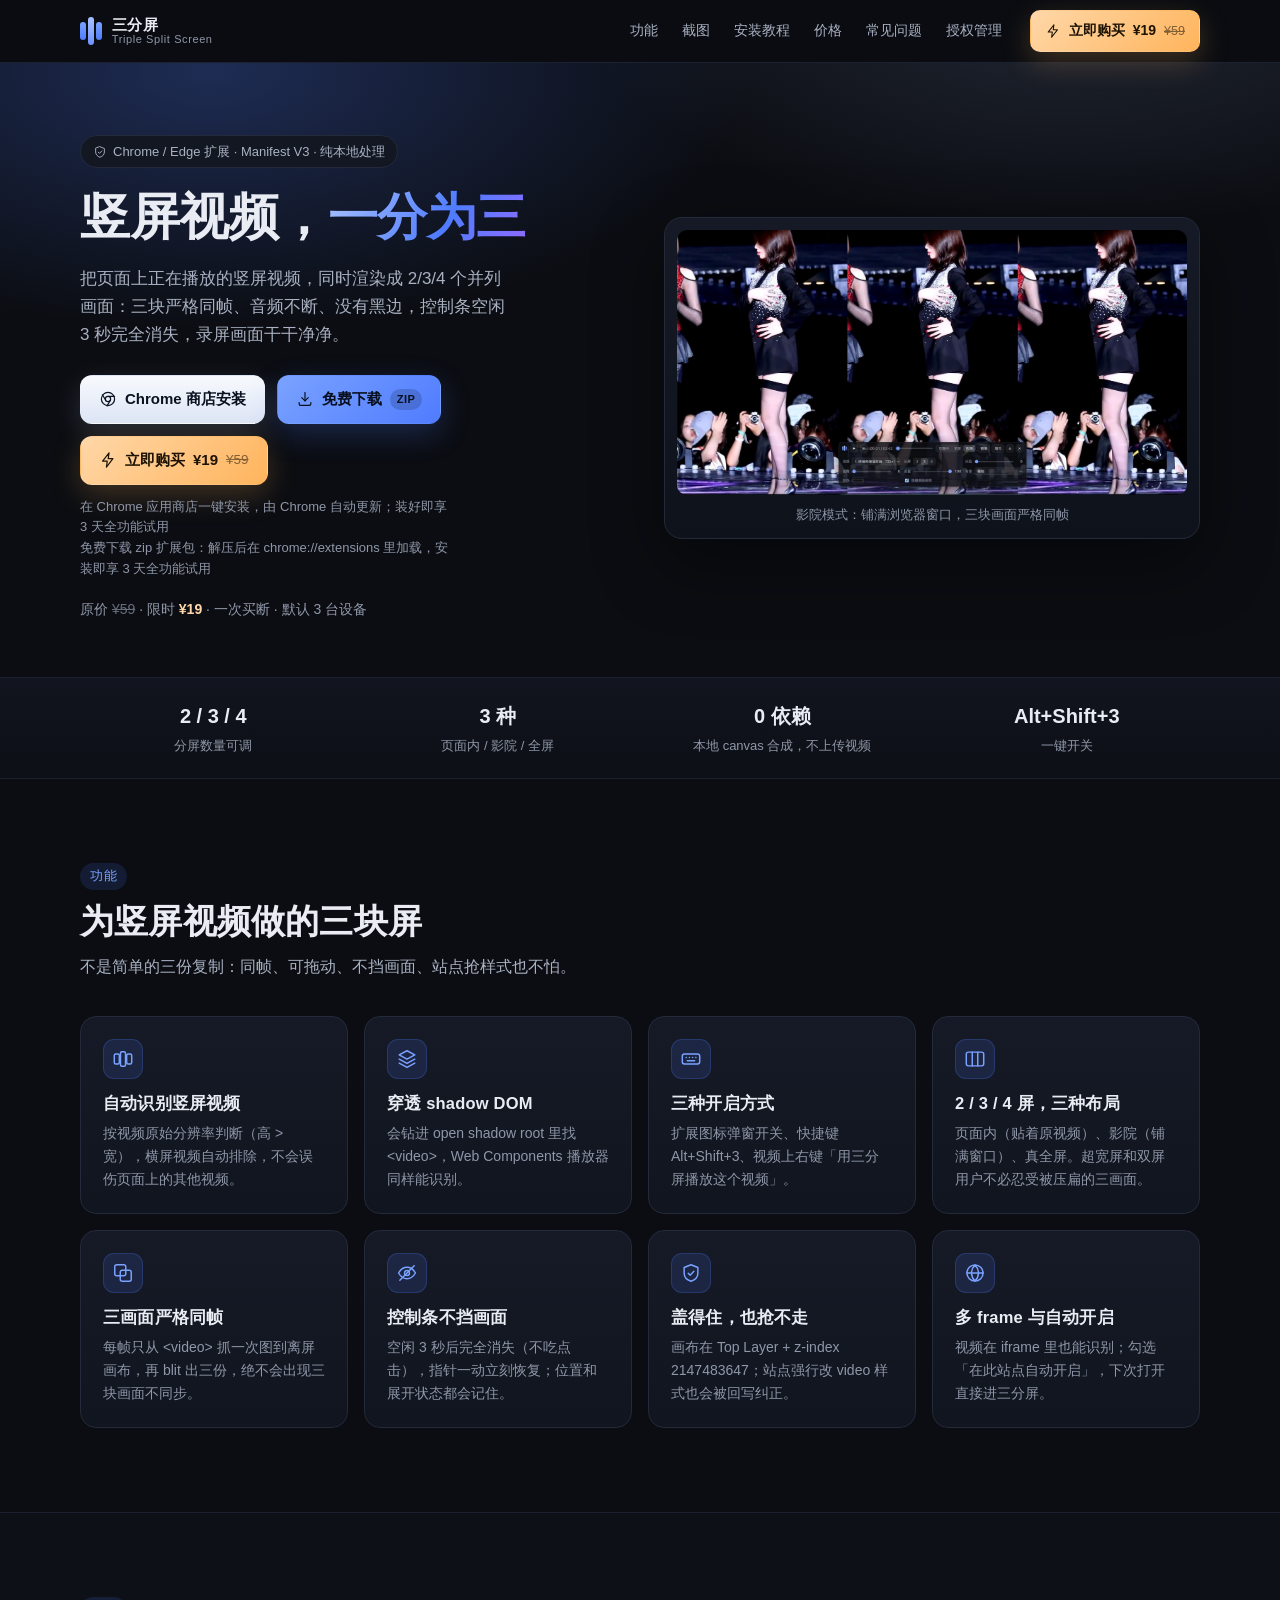
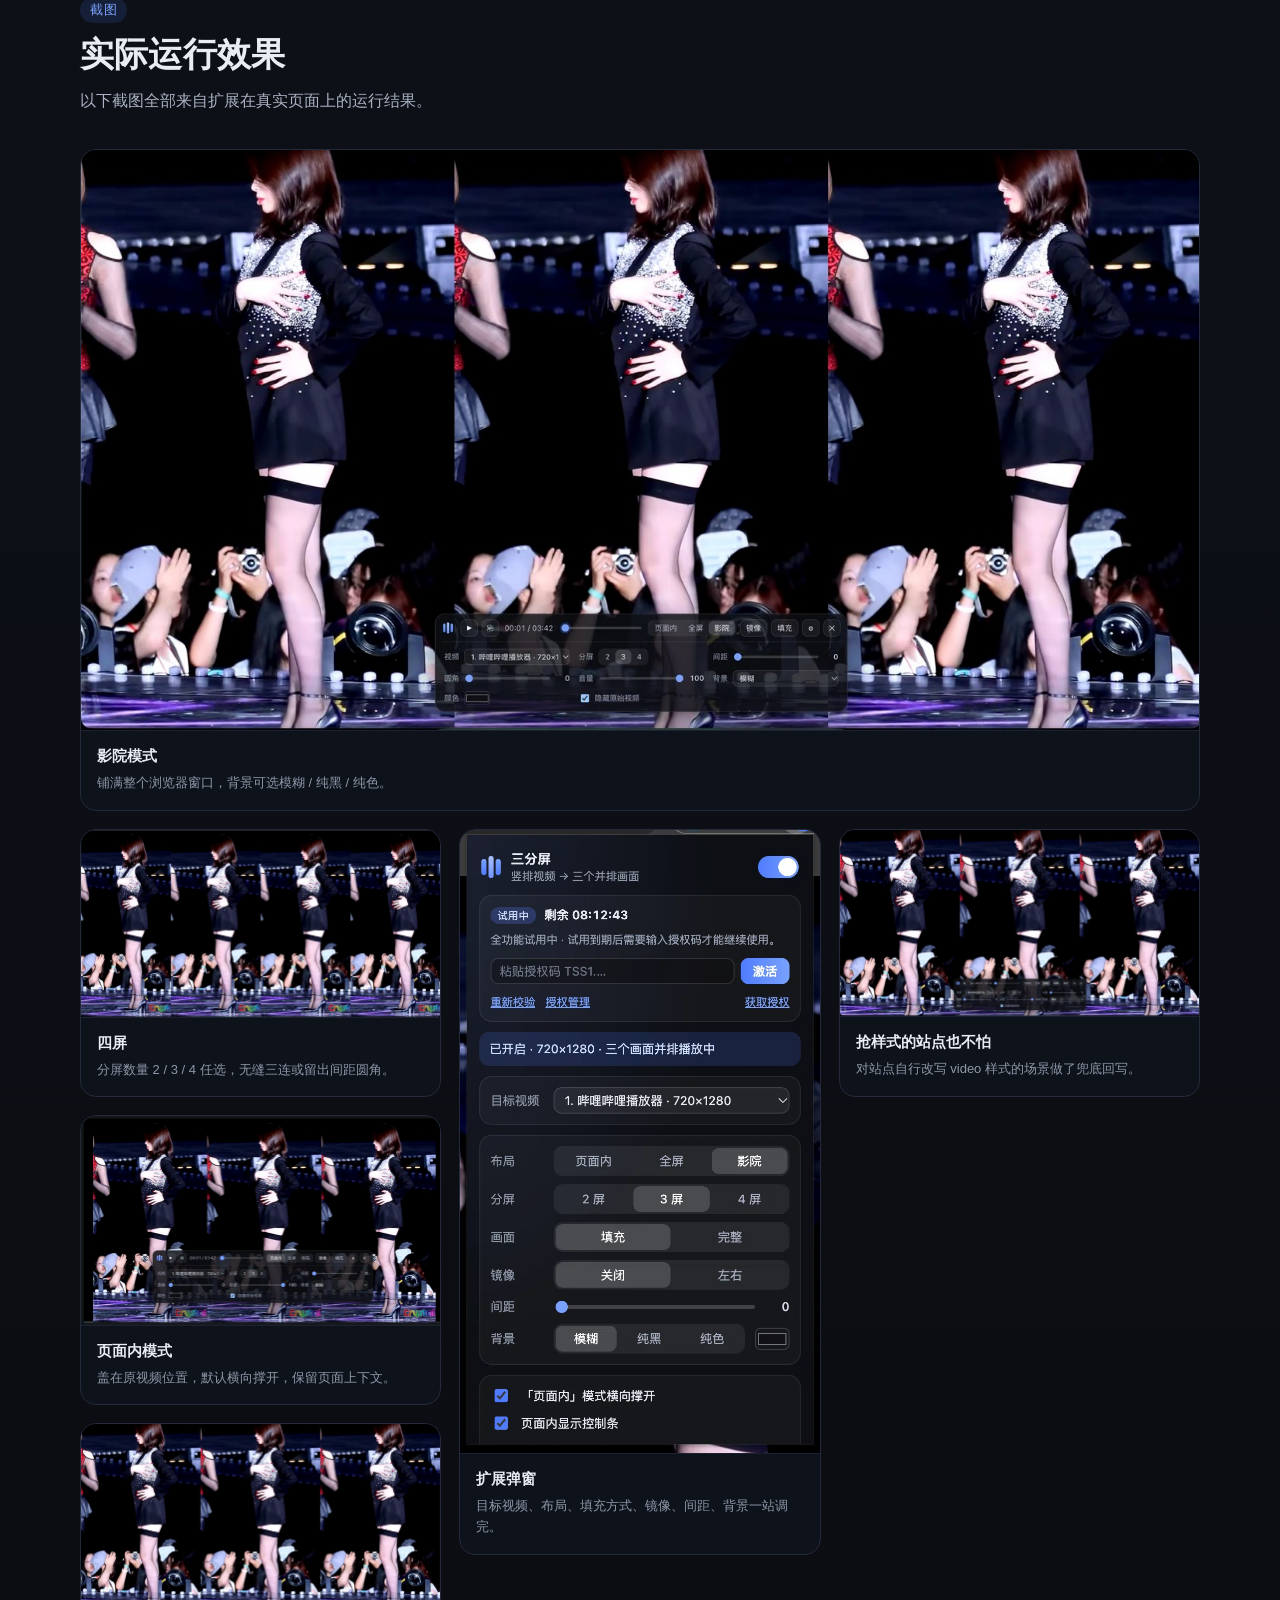
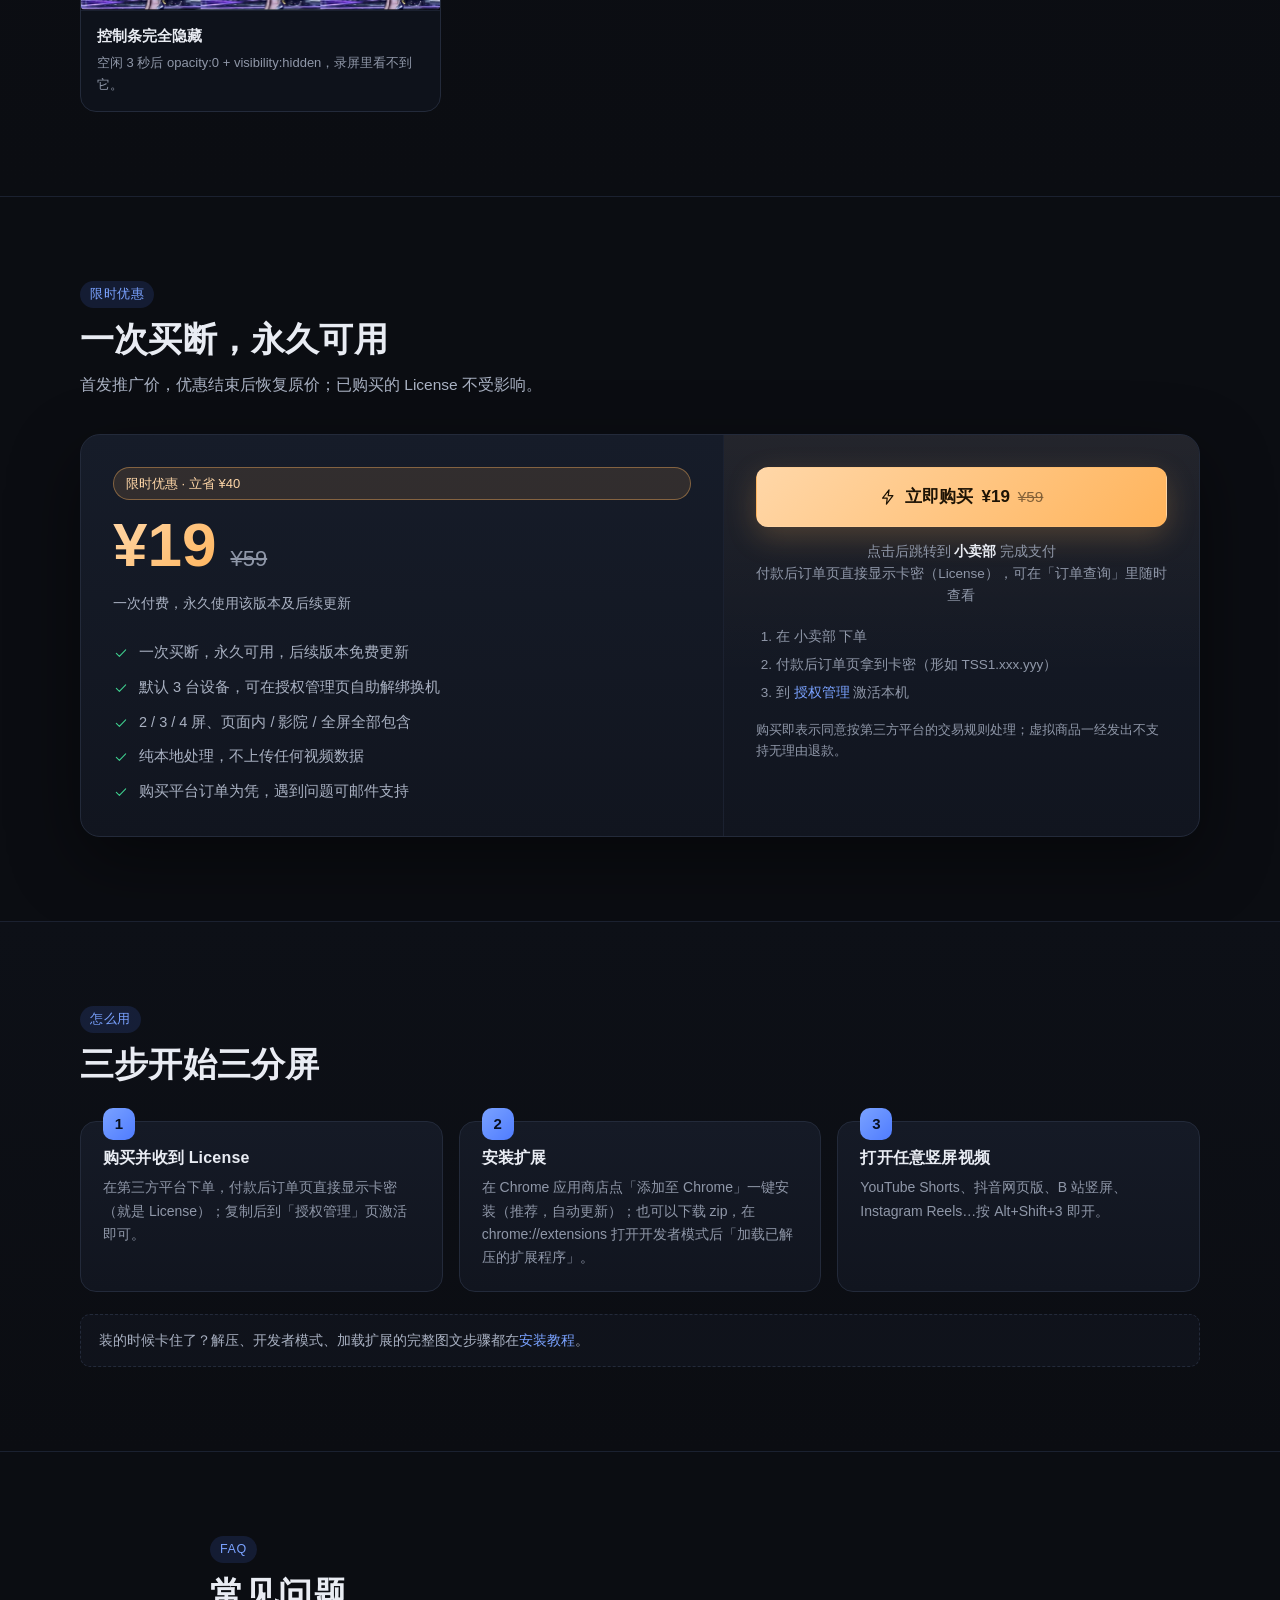
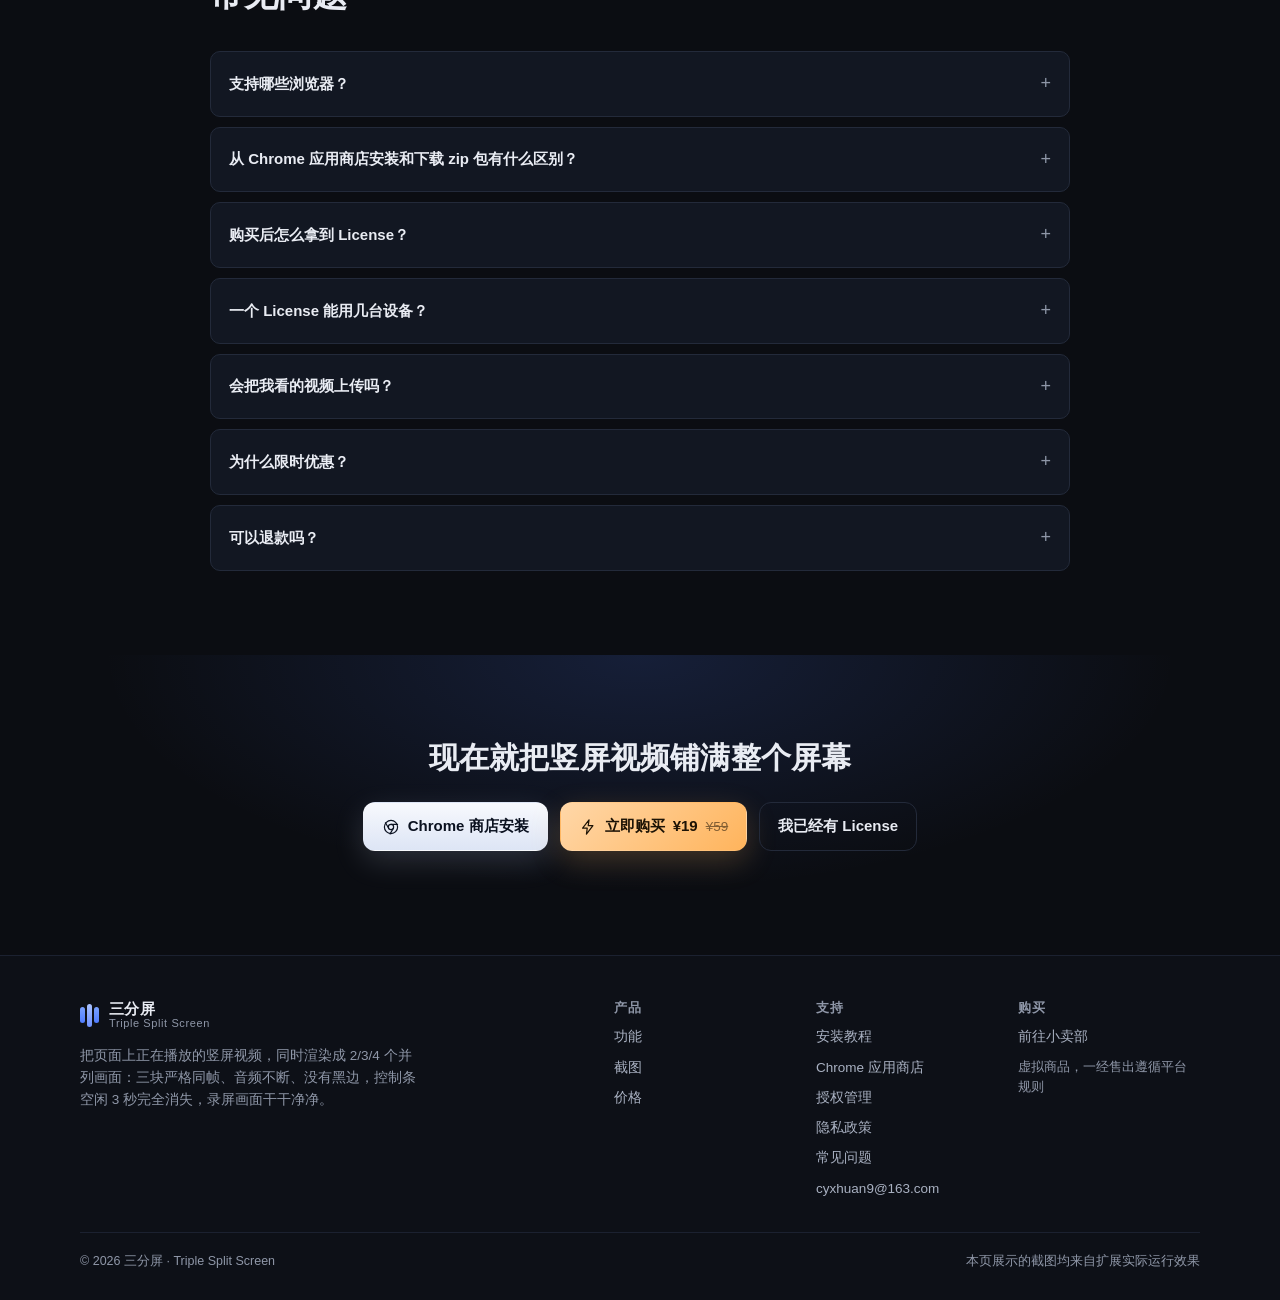
<file: index.html>
<!DOCTYPE html><html lang="zh-CN"><head><meta charset="utf-8"/><meta name="viewport" content="width=device-width, initial-scale=1"/><title>三分屏 · Triple Split Screen · 竖屏视频，一分为三 · 限时 ¥19</title><meta name="description" content="把页面上正在播放的竖屏视频，同时渲染成 2/3/4 个并列画面：三块严格同帧、音频不断、没有黑边，控制条空闲 3 秒完全消失，录屏画面干干净净。"/><meta name="theme-color" content="#0d0f14"/><link rel="icon" type="image/png" href="/icon/32.png"/><link rel="apple-touch-icon" href="/icon/128.png"/><meta property="og:type" content="website"/><meta property="og:site_name" content="三分屏 · Triple Split Screen"/><meta property="og:title" content="三分屏 · Triple Split Screen · 竖屏视频，一分为三 · 限时 ¥19"/><meta property="og:description" content="把页面上正在播放的竖屏视频，同时渲染成 2/3/4 个并列画面：三块严格同帧、音频不断、没有黑边，控制条空闲 3 秒完全消失，录屏画面干干净净。"/><meta property="og:image" content="https://splitvideo.de5.net/img/preview-theater.jpg"/><meta property="og:url" content="https://splitvideo.de5.net"/><meta name="twitter:card" content="summary_large_image"/><link href="/static/style-DU4nJGY_.css" rel="stylesheet"/></head><body><div class="page"><header class="site-header"><div class="wrap header-inner"><a class="brand" href="/"><span class="logo" style="--logo-scale:1.1818181818181819" aria-hidden="true"><i></i><i></i><i></i></span><span class="brand-text"><b>三分屏</b><small>Triple Split Screen</small></span></a><nav class="nav"><a href="/#features" class="nav-link">功能</a><a href="/#shots" class="nav-link">截图</a><a href="/install" class="nav-link">安装教程</a><a href="/#pricing" class="nav-link">价格</a><a href="/#faq" class="nav-link">常见问题</a><a href="/license" class="nav-link">授权管理</a></nav><a class="btn btn-buy btn-sm" href="https://xmbu.net/shop/item/2108430579741212673" target="_blank" rel="noopener noreferrer nofollow" data-platform="小卖部" title="前往小卖部购买"><svg width="16" height="16" viewBox="0 0 24 24" fill="none" stroke="currentColor" stroke-width="1.6" stroke-linecap="round" stroke-linejoin="round" aria-hidden="true" focusable="false"><path d="M13.4 2.6L4.8 13.6H11l-1.1 7.8 8.7-11.2H12.3z"></path></svg><span>立即购买</span><span class="btn-price">¥19</span><span class="btn-origin">¥59</span></a></div></header><main><section class="hero"><div class="hero-glow" aria-hidden="true"></div><div class="wrap hero-inner"><div class="hero-copy"><span class="badge"><svg width="14" height="14" viewBox="0 0 24 24" fill="none" stroke="currentColor" stroke-width="1.6" stroke-linecap="round" stroke-linejoin="round" aria-hidden="true" focusable="false"><path d="M12 3l7.5 3v6c0 4.2-3.1 7.6-7.5 9-4.4-1.4-7.5-4.8-7.5-9V6z"></path><path d="M9 12.3l2.1 2.1 4-4.2"></path></svg>Chrome / Edge 扩展 · Manifest V3 · 纯本地处理</span><h1>竖屏视频，<em>一分为三</em></h1><p class="lede">把页面上正在播放的竖屏视频，同时渲染成 2/3/4 个并列画面：三块严格同帧、音频不断、没有黑边，控制条空闲 3 秒完全消失，录屏画面干干净净。</p><div class="cta-row"><a class="btn btn-store" href="https://chromewebstore.google.com/detail/omcnhaognkioldcnpmaanpffjpndjnin" target="_blank" rel="noopener noreferrer" data-store="Chrome 应用商店" title="在Chrome 应用商店一键安装三分屏"><svg width="18" height="18" viewBox="0 0 24 24" fill="none" stroke="currentColor" stroke-width="1.6" stroke-linecap="round" stroke-linejoin="round" aria-hidden="true" focusable="false"><circle cx="12" cy="12" r="8.8"></circle><circle cx="12" cy="12" r="3.5"></circle><path d="M12 8.5h8.7"></path><path d="M8.9 13.7L4.6 6.4"></path><path d="M15.1 13.7l-4.3 7.5"></path></svg><span>Chrome 商店安装</span></a><a class="btn btn-download" href="https://github.com/hojas/triple-split-screen-site/releases/latest/download/triple-split-screen-chrome.zip" target="_blank" rel="noopener noreferrer nofollow" data-source="GitHub Releases" title="从 GitHub Releases 免费下载扩展安装包"><svg width="18" height="18" viewBox="0 0 24 24" fill="none" stroke="currentColor" stroke-width="1.6" stroke-linecap="round" stroke-linejoin="round" aria-hidden="true" focusable="false"><path d="M12 3.4v11"></path><path d="M7.7 10.2L12 14.5l4.3-4.3"></path><path d="M4.2 16.8v1.6a2.2 2.2 0 0 0 2.2 2.2h11.2a2.2 2.2 0 0 0 2.2-2.2v-1.6"></path></svg><span>免费下载</span><span class="btn-meta">zip</span></a><a class="btn btn-buy" href="https://xmbu.net/shop/item/2108430579741212673" target="_blank" rel="noopener noreferrer nofollow" data-platform="小卖部" title="前往小卖部购买"><svg width="18" height="18" viewBox="0 0 24 24" fill="none" stroke="currentColor" stroke-width="1.6" stroke-linecap="round" stroke-linejoin="round" aria-hidden="true" focusable="false"><path d="M13.4 2.6L4.8 13.6H11l-1.1 7.8 8.7-11.2H12.3z"></path></svg><span>立即购买</span><span class="btn-price">¥19</span><span class="btn-origin">¥59</span></a></div><p class="cta-note">在 Chrome 应用商店一键安装，由 Chrome 自动更新；装好即享 3 天全功能试用<br/>免费下载 zip 扩展包：解压后在 chrome://extensions 里加载，安装即享 3 天全功能试用</p><p class="trust">原价 <s>¥59</s> · 限时 <b>¥19</b> · 一次买断 · 默认 3 台设备</p></div><figure class="hero-shot"><a class="shot-link" href="https://www.bilibili.com/video/BV1hs411g74U/?vd_source=6557ce8a796f6ef1d17652c411033b82" target="_blank" rel="noopener noreferrer nofollow" title="在原视频页面观看（B 站）"><img src="/img/preview-theater.jpg" alt="影院模式下三个竖屏画面并排播放" decoding="async" width="1440" height="747"/></a><figcaption>影院模式：铺满浏览器窗口，三块画面严格同帧</figcaption></figure></div></section><section class="strip"><div class="wrap strip-inner"><div><b>2 / 3 / 4</b><span>分屏数量可调</span></div><div><b>3 种</b><span>页面内 / 影院 / 全屏</span></div><div><b>0 依赖</b><span>本地 canvas 合成，不上传视频</span></div><div><b>Alt+Shift+3</b><span>一键开关</span></div></div></section><section class="section" id="features"><div class="wrap"><div class="section-head"><span class="eyebrow">功能</span><h2>为竖屏视频做的三块屏</h2><p class="section-desc">不是简单的三份复制：同帧、可拖动、不挡画面、站点抢样式也不怕。</p></div><div class="feature-grid"><article class="card feature"><span class="feature-icon"><svg width="22" height="22" viewBox="0 0 24 24" fill="none" stroke="currentColor" stroke-width="1.6" stroke-linecap="round" stroke-linejoin="round" aria-hidden="true" focusable="false"><rect x="2.5" y="6.5" width="5.5" height="11" rx="1.6"></rect><rect x="9.25" y="4" width="5.5" height="16" rx="1.6"></rect><rect x="16" y="6.5" width="5.5" height="11" rx="1.6"></rect></svg></span><h3>自动识别竖屏视频</h3><p>按视频原始分辨率判断（高 &gt; 宽），横屏视频自动排除，不会误伤页面上的其他视频。</p></article><article class="card feature"><span class="feature-icon"><svg width="22" height="22" viewBox="0 0 24 24" fill="none" stroke="currentColor" stroke-width="1.6" stroke-linecap="round" stroke-linejoin="round" aria-hidden="true" focusable="false"><path d="M12 3l8.5 4.6L12 12.2 3.5 7.6z"></path><path d="M3.5 12.2l8.5 4.6 8.5-4.6"></path><path d="M3.5 16.6l8.5 4.6 8.5-4.6"></path></svg></span><h3>穿透 shadow DOM</h3><p>会钻进 open shadow root 里找 &lt;video&gt;，Web Components 播放器同样能识别。</p></article><article class="card feature"><span class="feature-icon"><svg width="22" height="22" viewBox="0 0 24 24" fill="none" stroke="currentColor" stroke-width="1.6" stroke-linecap="round" stroke-linejoin="round" aria-hidden="true" focusable="false"><rect x="2.5" y="6.5" width="19" height="11" rx="2.4"></rect><path d="M6.8 10.4h.01M10.3 10.4h.01M13.8 10.4h.01M17.3 10.4h.01M8 14h8"></path></svg></span><h3>三种开启方式</h3><p>扩展图标弹窗开关、快捷键 Alt+Shift+3、视频上右键「用三分屏播放这个视频」。</p></article><article class="card feature"><span class="feature-icon"><svg width="22" height="22" viewBox="0 0 24 24" fill="none" stroke="currentColor" stroke-width="1.6" stroke-linecap="round" stroke-linejoin="round" aria-hidden="true" focusable="false"><rect x="2.5" y="4.5" width="19" height="15" rx="2.2"></rect><path d="M9 4.5v15M15 4.5v15"></path></svg></span><h3>2 / 3 / 4 屏，三种布局</h3><p>页面内（贴着原视频）、影院（铺满窗口）、真全屏。超宽屏和双屏用户不必忍受被压扁的三画面。</p></article><article class="card feature"><span class="feature-icon"><svg width="22" height="22" viewBox="0 0 24 24" fill="none" stroke="currentColor" stroke-width="1.6" stroke-linecap="round" stroke-linejoin="round" aria-hidden="true" focusable="false"><rect x="3" y="3" width="12" height="12" rx="2.2"></rect><rect x="9" y="9" width="12" height="12" rx="2.2"></rect></svg></span><h3>三画面严格同帧</h3><p>每帧只从 &lt;video&gt; 抓一次图到离屏画布，再 blit 出三份，绝不会出现三块画面不同步。</p></article><article class="card feature"><span class="feature-icon"><svg width="22" height="22" viewBox="0 0 24 24" fill="none" stroke="currentColor" stroke-width="1.6" stroke-linecap="round" stroke-linejoin="round" aria-hidden="true" focusable="false"><path d="M2.8 12S6.4 5.8 12 5.8 21.2 12 21.2 12 17.6 18.2 12 18.2 2.8 12 2.8 12z"></path><circle cx="12" cy="12" r="2.7"></circle><path d="M4.2 19.8L19.8 4.2"></path></svg></span><h3>控制条不挡画面</h3><p>空闲 3 秒后完全消失（不吃点击），指针一动立刻恢复；位置和展开状态都会记住。</p></article><article class="card feature"><span class="feature-icon"><svg width="22" height="22" viewBox="0 0 24 24" fill="none" stroke="currentColor" stroke-width="1.6" stroke-linecap="round" stroke-linejoin="round" aria-hidden="true" focusable="false"><path d="M12 3l7.5 3v6c0 4.2-3.1 7.6-7.5 9-4.4-1.4-7.5-4.8-7.5-9V6z"></path><path d="M9 12.3l2.1 2.1 4-4.2"></path></svg></span><h3>盖得住，也抢不走</h3><p>画布在 Top Layer + z-index 2147483647；站点强行改 video 样式也会被回写纠正。</p></article><article class="card feature"><span class="feature-icon"><svg width="22" height="22" viewBox="0 0 24 24" fill="none" stroke="currentColor" stroke-width="1.6" stroke-linecap="round" stroke-linejoin="round" aria-hidden="true" focusable="false"><circle cx="12" cy="12" r="8.8"></circle><path d="M3.2 12h17.6"></path><path d="M12 3.2c2.5 2.6 3.8 5.6 3.8 8.8s-1.3 6.2-3.8 8.8c-2.5-2.6-3.8-5.6-3.8-8.8S9.5 5.8 12 3.2z"></path></svg></span><h3>多 frame 与自动开启</h3><p>视频在 iframe 里也能识别；勾选「在此站点自动开启」，下次打开直接进三分屏。</p></article></div></div></section><section class="section section-alt" id="shots"><div class="wrap"><div class="section-head"><span class="eyebrow">截图</span><h2>实际运行效果</h2><p class="section-desc">以下截图全部来自扩展在真实页面上的运行结果。</p></div><figure class="shot shot-feature"><a class="shot-link" href="https://www.bilibili.com/video/BV1hs411g74U/?vd_source=6557ce8a796f6ef1d17652c411033b82" target="_blank" rel="noopener noreferrer nofollow" title="在原视频页面观看（B 站）"><img src="/img/preview-theater.jpg" alt="影院模式" decoding="async"/></a><figcaption><b>影院模式</b><span>铺满整个浏览器窗口，背景可选模糊 / 纯黑 / 纯色。</span></figcaption></figure><div class="shot-grid"><figure class="shot"><a class="shot-link" href="https://www.bilibili.com/video/BV1hs411g74U/?vd_source=6557ce8a796f6ef1d17652c411033b82" target="_blank" rel="noopener noreferrer nofollow" title="在原视频页面观看（B 站）"><img src="/img/preview-4up.jpg" alt="四屏" loading="lazy" decoding="async"/></a><figcaption><b>四屏</b><span>分屏数量 2 / 3 / 4 任选，无缝三连或留出间距圆角。</span></figcaption></figure><figure class="shot"><a class="shot-link" href="https://www.bilibili.com/video/BV1hs411g74U/?vd_source=6557ce8a796f6ef1d17652c411033b82" target="_blank" rel="noopener noreferrer nofollow" title="在原视频页面观看（B 站）"><img src="/img/preview-inline.jpg" alt="页面内模式" loading="lazy" decoding="async"/></a><figcaption><b>页面内模式</b><span>盖在原视频位置，默认横向撑开，保留页面上下文。</span></figcaption></figure><figure class="shot"><a class="shot-link" href="https://www.bilibili.com/video/BV1hs411g74U/?vd_source=6557ce8a796f6ef1d17652c411033b82" target="_blank" rel="noopener noreferrer nofollow" title="在原视频页面观看（B 站）"><img src="/img/preview-panel-hidden.jpg" alt="控制条完全隐藏" loading="lazy" decoding="async"/></a><figcaption><b>控制条完全隐藏</b><span>空闲 3 秒后 opacity:0 + visibility:hidden，录屏里看不到它。</span></figcaption></figure><figure class="shot"><img src="/img/preview-popup.png" alt="扩展弹窗" loading="lazy" decoding="async"/><figcaption><b>扩展弹窗</b><span>目标视频、布局、填充方式、镜像、间距、背景一站调完。</span></figcaption></figure><figure class="shot"><a class="shot-link" href="https://www.bilibili.com/video/BV1hs411g74U/?vd_source=6557ce8a796f6ef1d17652c411033b82" target="_blank" rel="noopener noreferrer nofollow" title="在原视频页面观看（B 站）"><img src="/img/preview-theater.jpg" alt="抢样式的站点也不怕" loading="lazy" decoding="async"/></a><figcaption><b>抢样式的站点也不怕</b><span>对站点自行改写 video 样式的场景做了兜底回写。</span></figcaption></figure></div></div></section><section class="section" id="pricing"><div class="wrap"><div class="section-head"><span class="eyebrow">限时优惠</span><h2>一次买断，永久可用</h2><p class="section-desc">首发推广价，优惠结束后恢复原价；已购买的 License 不受影响。</p></div><div class="price-card"><div class="price-left"><div class="price-tag"><span class="badge badge-hot">限时优惠 · 立省 ¥40</span><div class="price-row"><span class="price-now">¥19</span><span class="price-was">¥59</span></div><p class="price-sub">一次付费，永久使用该版本及后续更新</p></div><ul class="price-list"><li><svg width="16" height="16" viewBox="0 0 24 24" fill="none" stroke="currentColor" stroke-width="1.6" stroke-linecap="round" stroke-linejoin="round" aria-hidden="true" focusable="false"><path d="M5 12.6l4.6 4.6L19 7.4"></path></svg><span>一次买断，永久可用，后续版本免费更新</span></li><li><svg width="16" height="16" viewBox="0 0 24 24" fill="none" stroke="currentColor" stroke-width="1.6" stroke-linecap="round" stroke-linejoin="round" aria-hidden="true" focusable="false"><path d="M5 12.6l4.6 4.6L19 7.4"></path></svg><span>默认 3 台设备，可在授权管理页自助解绑换机</span></li><li><svg width="16" height="16" viewBox="0 0 24 24" fill="none" stroke="currentColor" stroke-width="1.6" stroke-linecap="round" stroke-linejoin="round" aria-hidden="true" focusable="false"><path d="M5 12.6l4.6 4.6L19 7.4"></path></svg><span>2 / 3 / 4 屏、页面内 / 影院 / 全屏全部包含</span></li><li><svg width="16" height="16" viewBox="0 0 24 24" fill="none" stroke="currentColor" stroke-width="1.6" stroke-linecap="round" stroke-linejoin="round" aria-hidden="true" focusable="false"><path d="M5 12.6l4.6 4.6L19 7.4"></path></svg><span>纯本地处理，不上传任何视频数据</span></li><li><svg width="16" height="16" viewBox="0 0 24 24" fill="none" stroke="currentColor" stroke-width="1.6" stroke-linecap="round" stroke-linejoin="round" aria-hidden="true" focusable="false"><path d="M5 12.6l4.6 4.6L19 7.4"></path></svg><span>购买平台订单为凭，遇到问题可邮件支持</span></li></ul></div><div class="price-right"><a class="btn btn-buy btn-block" href="https://xmbu.net/shop/item/2108430579741212673" target="_blank" rel="noopener noreferrer nofollow" data-platform="小卖部" title="前往小卖部购买"><svg width="18" height="18" viewBox="0 0 24 24" fill="none" stroke="currentColor" stroke-width="1.6" stroke-linecap="round" stroke-linejoin="round" aria-hidden="true" focusable="false"><path d="M13.4 2.6L4.8 13.6H11l-1.1 7.8 8.7-11.2H12.3z"></path></svg><span>立即购买</span><span class="btn-price">¥19</span><span class="btn-origin">¥59</span></a><p class="price-note">点击后跳转到 <b>小卖部</b> 完成支付<br/>付款后订单页直接显示卡密（License），可在「订单查询」里随时查看</p><ol class="buy-steps"><li>在 小卖部 下单</li><li>付款后订单页拿到卡密（形如 TSS1.xxx.yyy）</li><li>到 <a href="/license">授权管理</a> 激活本机</li></ol><p class="muted small">购买即表示同意按第三方平台的交易规则处理；虚拟商品一经发出不支持无理由退款。</p></div></div></div></section><section class="section section-alt"><div class="wrap"><div class="section-head"><span class="eyebrow">怎么用</span><h2>三步开始三分屏</h2></div><div class="step-grid"><div class="card step"><span class="step-no">1</span><h3>购买并收到 License</h3><p>在第三方平台下单，付款后订单页直接显示卡密（就是 License）；复制后到「授权管理」页激活即可。</p></div><div class="card step"><span class="step-no">2</span><h3>安装扩展</h3><p>在 Chrome 应用商店点「添加至 Chrome」一键安装（推荐，自动更新）；也可以下载 zip，在 chrome://extensions 打开开发者模式后「加载已解压的扩展程序」。</p></div><div class="card step"><span class="step-no">3</span><h3>打开任意竖屏视频</h3><p>YouTube Shorts、抖音网页版、B 站竖屏、Instagram Reels…按 Alt+Shift+3 即开。</p></div></div><p class="note-box">装的时候卡住了？解压、开发者模式、加载扩展的完整图文步骤都在<a href="/install">安装教程</a>。</p></div></section><section class="section" id="faq"><div class="wrap narrow"><div class="section-head"><span class="eyebrow">FAQ</span><h2>常见问题</h2></div><div class="faq"><details class="faq-item"><summary>支持哪些浏览器？</summary><p>Chrome / Edge 等 Chromium 内核浏览器（Manifest V3）。扩展已上架 Chrome 应用商店，Edge 也能直接从这个商店安装。</p></details><details class="faq-item"><summary>从 Chrome 应用商店安装和下载 zip 包有什么区别？</summary><p>商店版一键安装、由 Chrome 自动更新，适合绝大多数人；zip 包适合公司网络装不了商店、需要离线安装，或想固定某个版本的情况。两种装法的功能、3 天试用和授权码完全通用，换装法不用重新购买。</p></details><details class="faq-item"><summary>购买后怎么拿到 License？</summary><p>付款后订单页会直接显示卡密（License），也可以在平台的「订单查询」里随时翻出来。拿到后到「授权管理」页粘贴即可查看状态、激活本机或解绑设备。</p></details><details class="faq-item"><summary>一个 License 能用几台设备？</summary><p>默认 3 台。换电脑或重装系统时，先在授权管理页解绑旧设备，再在新设备上激活即可。</p></details><details class="faq-item"><summary>会把我看的视频上传吗？</summary><p>不会。分屏完全在本地浏览器里用 canvas 完成，视频数据不上传。扩展只在授权校验时联网：首次启动登记试用、粘贴授权码激活，以及之后每 12 小时复核一次吊销 / 换机状态；只发送授权码、派生的本机设备码，以及一个随机的试用设备标识（存在授权服务域名的 Cookie 里，用于让试用不因重装而重置），不采集硬件信息。</p></details><details class="faq-item"><summary>为什么限时优惠？</summary><p>首发期推广价，优惠结束后恢复原价。已经购买的 License 不受影响。</p></details><details class="faq-item"><summary>可以退款吗？</summary><p>退款遵循第三方购买平台的规则；如遇无法解决的问题，也可以直接邮件联系我们。</p></details></div></div></section><section class="section final-cta"><div class="wrap narrow center"><h2>现在就把竖屏视频铺满整个屏幕</h2><div class="cta-row center"><a class="btn btn-store" href="https://chromewebstore.google.com/detail/omcnhaognkioldcnpmaanpffjpndjnin" target="_blank" rel="noopener noreferrer" data-store="Chrome 应用商店" title="在Chrome 应用商店一键安装三分屏"><svg width="18" height="18" viewBox="0 0 24 24" fill="none" stroke="currentColor" stroke-width="1.6" stroke-linecap="round" stroke-linejoin="round" aria-hidden="true" focusable="false"><circle cx="12" cy="12" r="8.8"></circle><circle cx="12" cy="12" r="3.5"></circle><path d="M12 8.5h8.7"></path><path d="M8.9 13.7L4.6 6.4"></path><path d="M15.1 13.7l-4.3 7.5"></path></svg><span>Chrome 商店安装</span></a><a class="btn btn-buy" href="https://xmbu.net/shop/item/2108430579741212673" target="_blank" rel="noopener noreferrer nofollow" data-platform="小卖部" title="前往小卖部购买"><svg width="18" height="18" viewBox="0 0 24 24" fill="none" stroke="currentColor" stroke-width="1.6" stroke-linecap="round" stroke-linejoin="round" aria-hidden="true" focusable="false"><path d="M13.4 2.6L4.8 13.6H11l-1.1 7.8 8.7-11.2H12.3z"></path></svg><span>立即购买</span><span class="btn-price">¥19</span><span class="btn-origin">¥59</span></a><a class="btn btn-ghost" href="/license">我已经有 License</a></div></div></section></main><footer class="site-footer"><div class="wrap footer-inner"><div class="footer-brand"><div class="brand"><span class="logo" style="--logo-scale:1" aria-hidden="true"><i></i><i></i><i></i></span><span class="brand-text"><b>三分屏</b><small>Triple Split Screen</small></span></div><p class="muted">把页面上正在播放的竖屏视频，同时渲染成 2/3/4 个并列画面：三块严格同帧、音频不断、没有黑边，控制条空闲 3 秒完全消失，录屏画面干干净净。</p></div><div class="footer-cols"><div><h4>产品</h4><a href="/#features">功能</a><a href="/#shots">截图</a><a href="/#pricing">价格</a></div><div><h4>支持</h4><a href="/install">安装教程</a><a href="https://chromewebstore.google.com/detail/omcnhaognkioldcnpmaanpffjpndjnin" target="_blank" rel="noopener noreferrer">Chrome 应用商店</a><a href="/license">授权管理</a><a href="/privacy">隐私政策</a><a href="/#faq">常见问题</a><a href="mailto:cyxhuan9@163.com">cyxhuan9@163.com</a></div><div><h4>购买</h4><a href="https://xmbu.net/shop/item/2108430579741212673" target="_blank" rel="noopener noreferrer nofollow">前往小卖部</a><span class="muted">虚拟商品，一经售出遵循平台规则</span></div></div></div><div class="wrap footer-bottom"><span>© 2026 三分屏 · Triple Split Screen</span><span class="muted">本页展示的截图均来自扩展实际运行效果</span></div></footer></div></body></html>
</file>
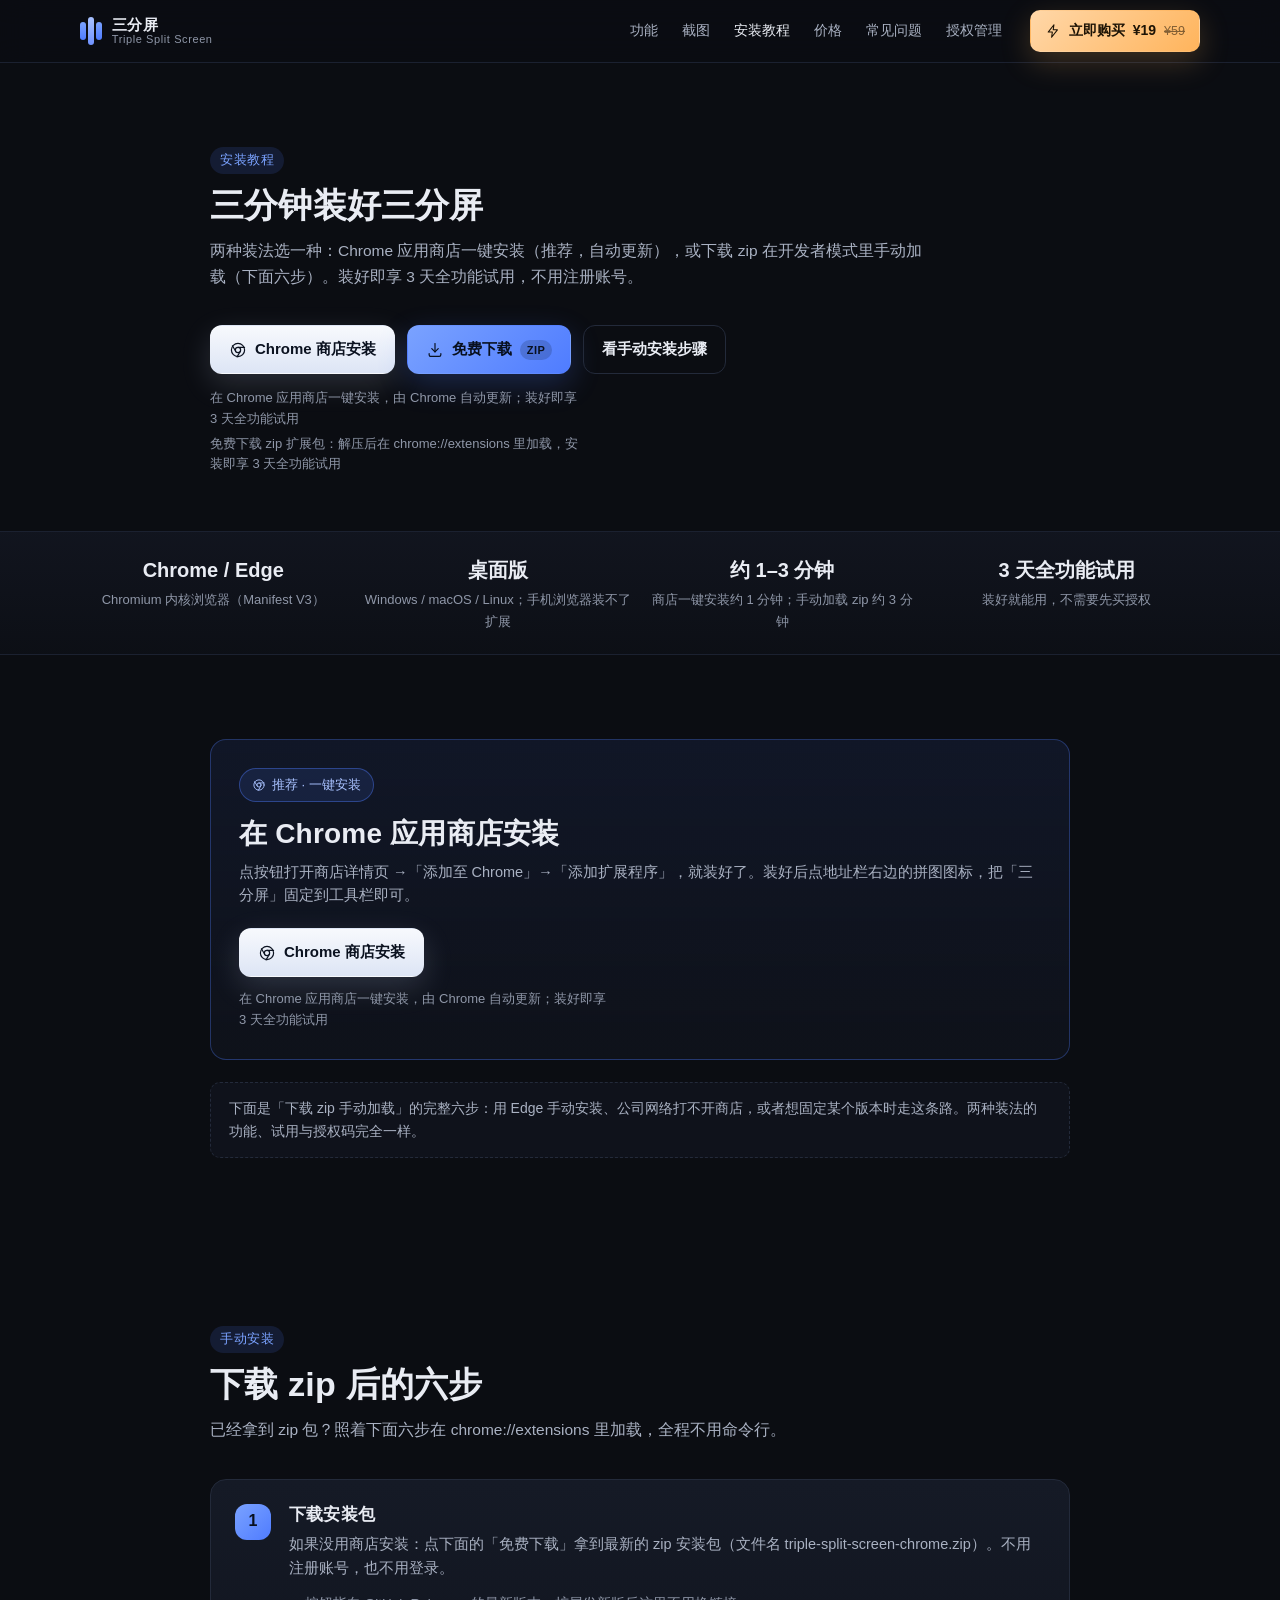
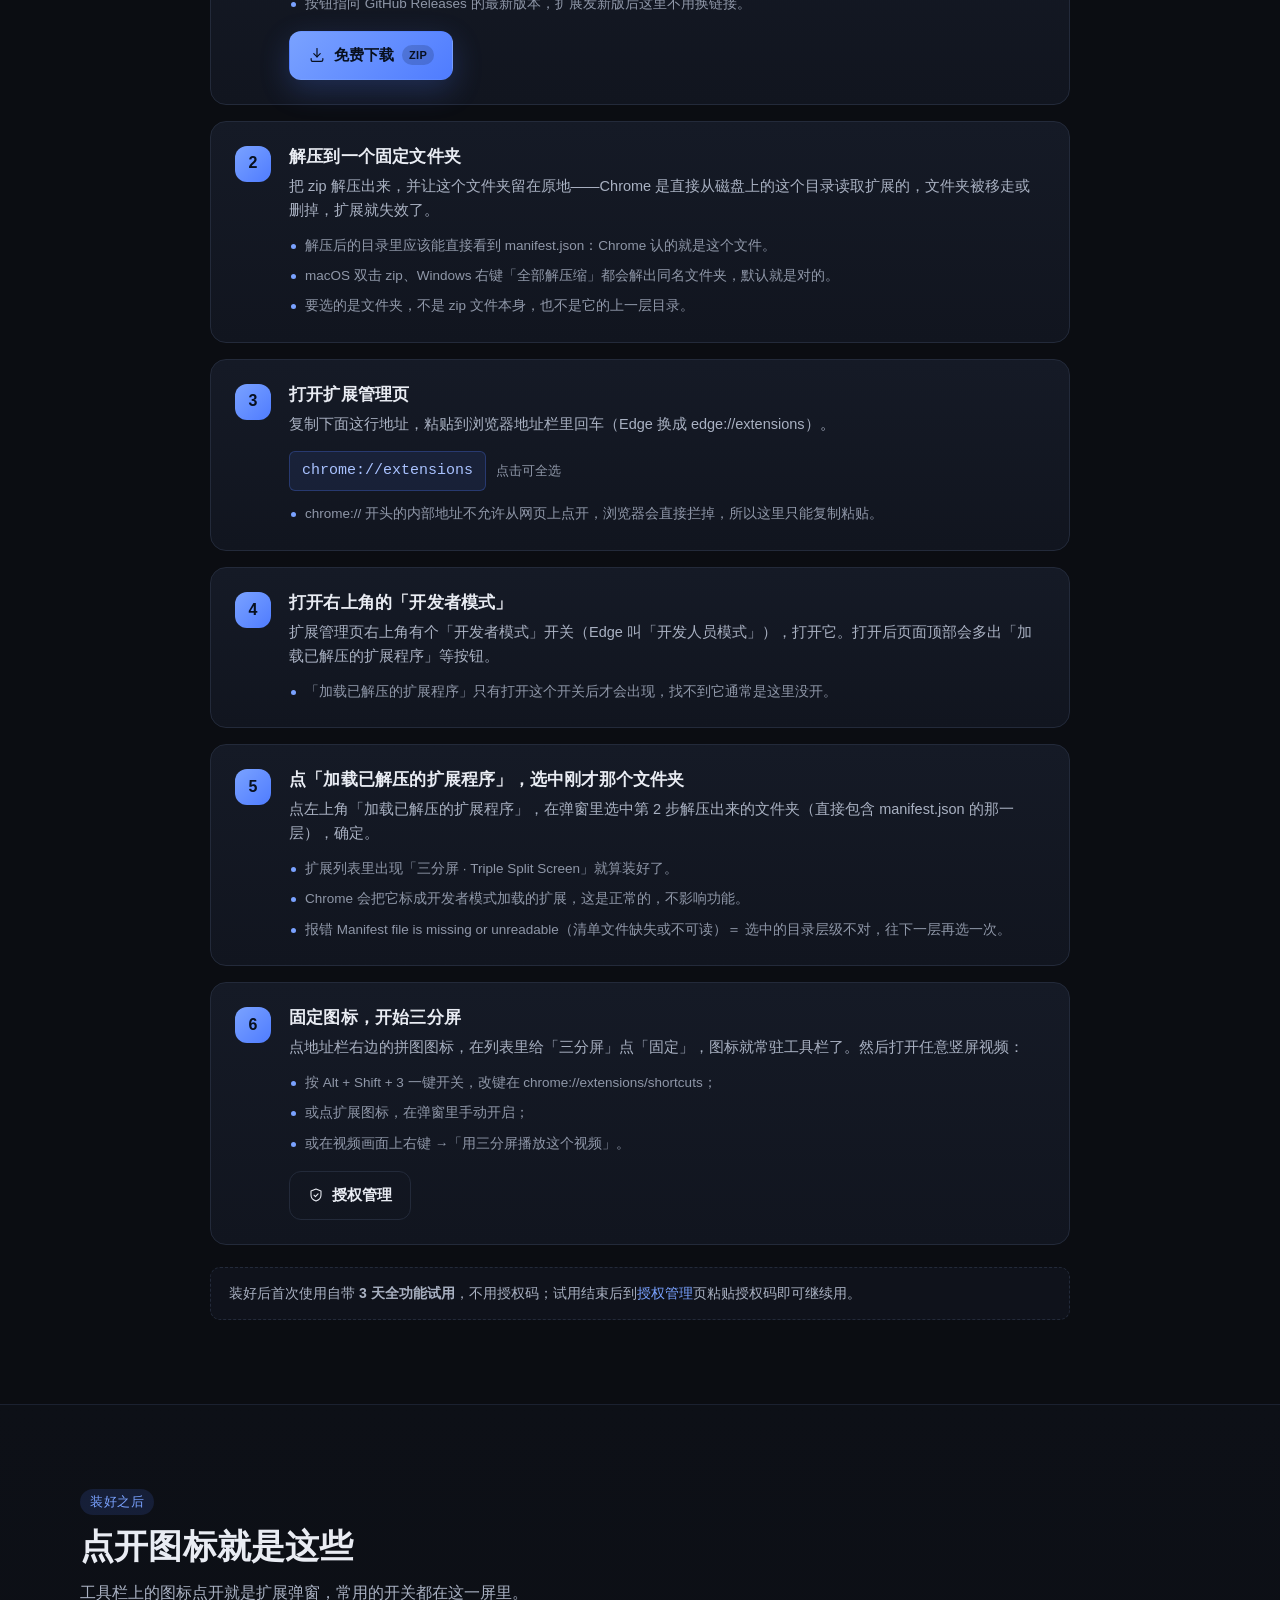
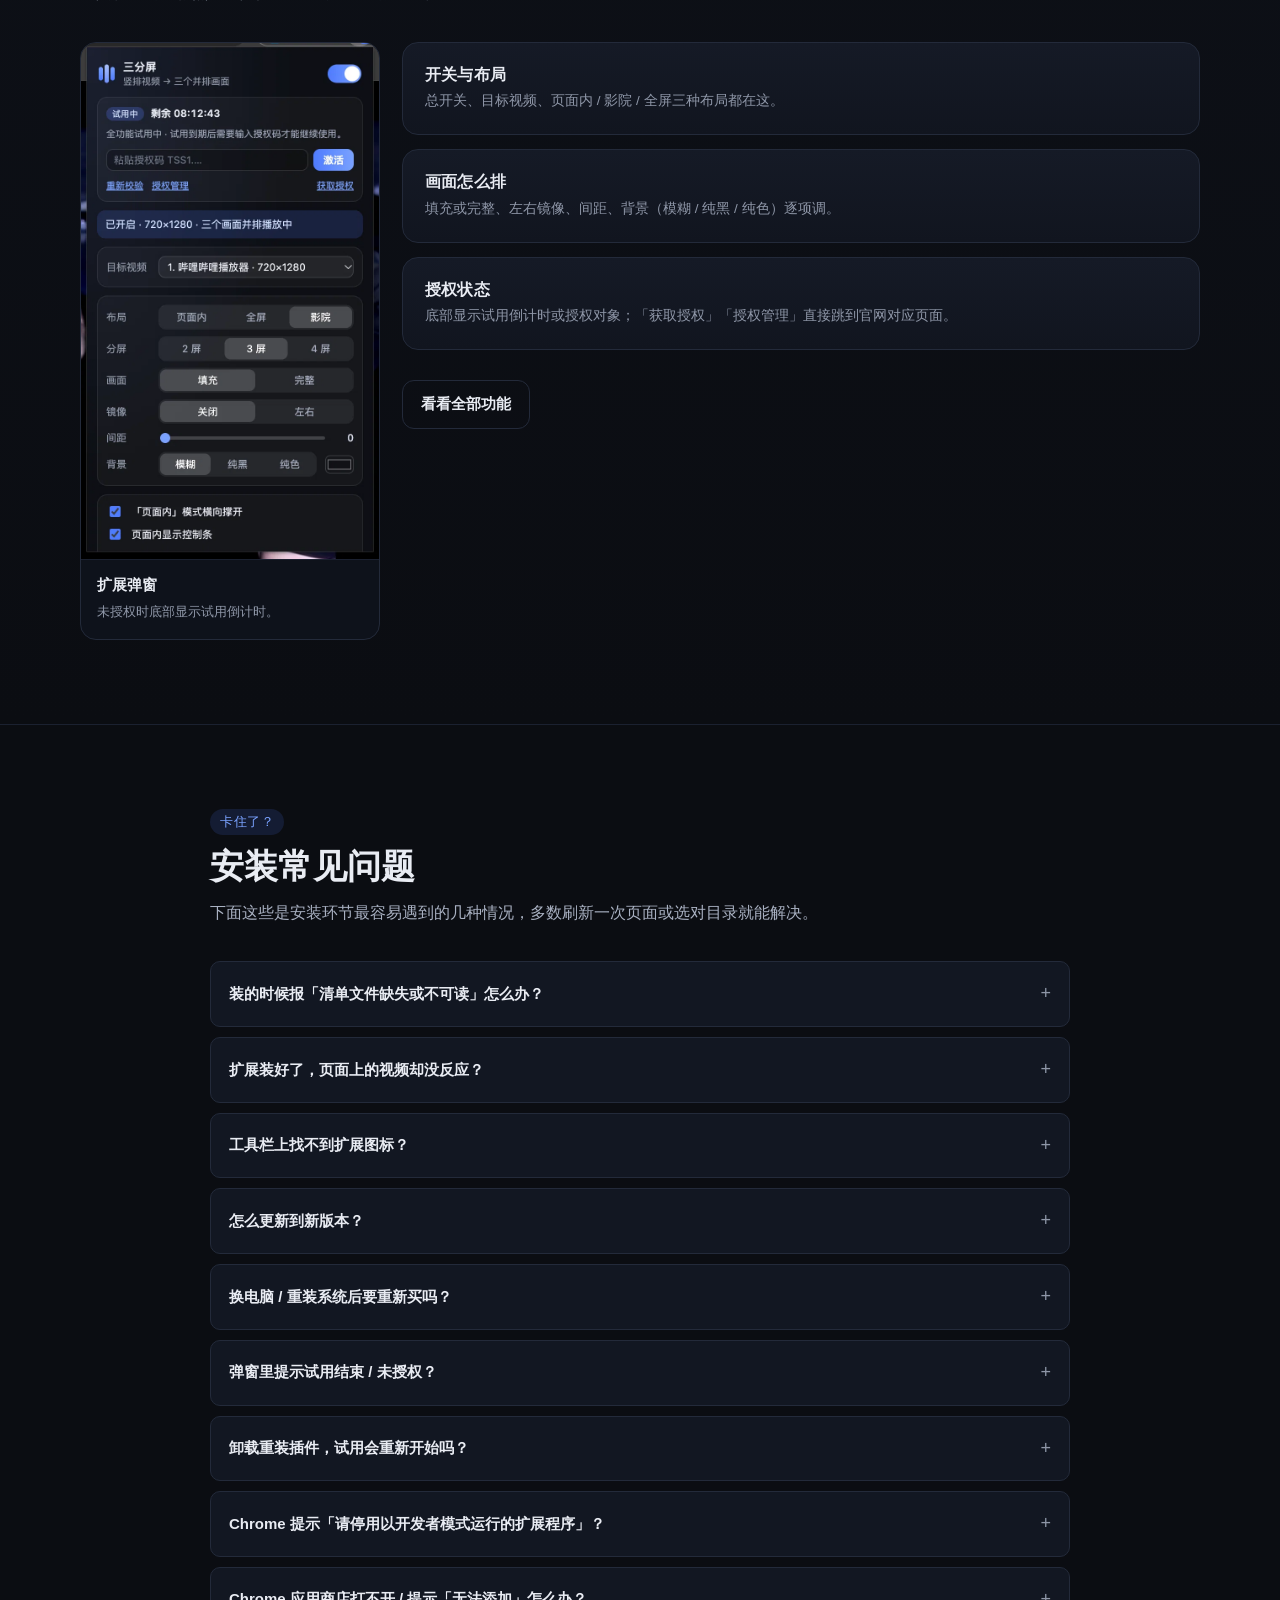
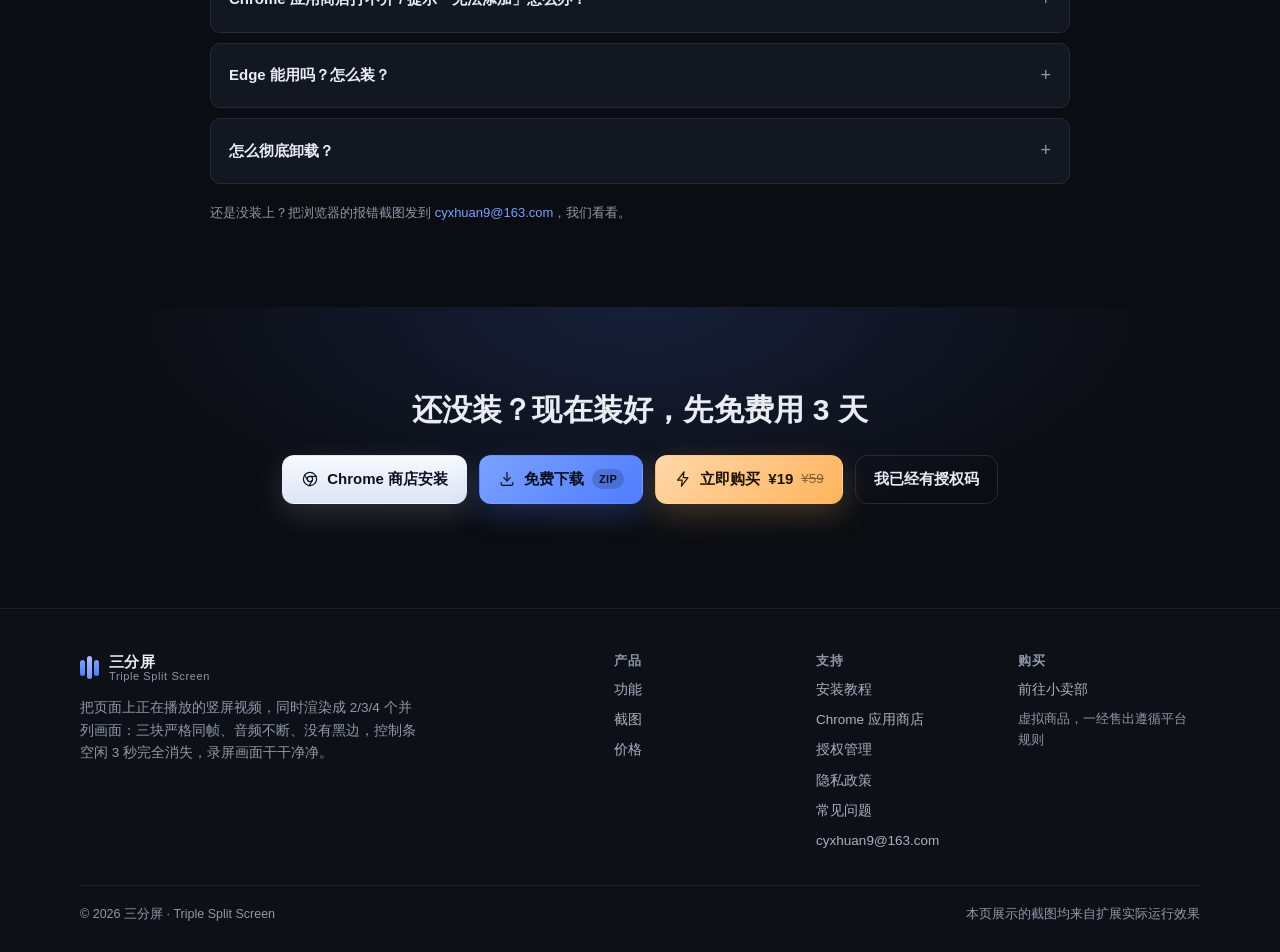
<file: install/index.html>
<!DOCTYPE html><html lang="zh-CN"><head><meta charset="utf-8"/><meta name="viewport" content="width=device-width, initial-scale=1"/><title>插件安装教程 · 三分屏（Chrome / Edge）</title><meta name="description" content="三分屏（Triple Split Screen）扩展安装教程：在 Chrome 应用商店一键安装（自动更新），或下载 zip 后在 chrome://extensions 打开开发者模式，点「加载已解压的扩展程序」选中文件夹手动加载，三分钟装好，装好即享 3 天全功能试用。"/><meta name="theme-color" content="#0d0f14"/><link rel="icon" type="image/png" href="/icon/32.png"/><link rel="apple-touch-icon" href="/icon/128.png"/><meta property="og:type" content="website"/><meta property="og:site_name" content="三分屏 · Triple Split Screen"/><meta property="og:title" content="插件安装教程 · 三分屏（Chrome / Edge）"/><meta property="og:description" content="三分屏（Triple Split Screen）扩展安装教程：在 Chrome 应用商店一键安装（自动更新），或下载 zip 后在 chrome://extensions 打开开发者模式，点「加载已解压的扩展程序」选中文件夹手动加载，三分钟装好，装好即享 3 天全功能试用。"/><meta property="og:image" content="https://splitvideo.de5.net/img/preview-theater.jpg"/><meta property="og:url" content="https://splitvideo.de5.net"/><meta name="twitter:card" content="summary_large_image"/><link href="/static/style-DU4nJGY_.css" rel="stylesheet"/></head><body><div class="page"><header class="site-header"><div class="wrap header-inner"><a class="brand" href="/"><span class="logo" style="--logo-scale:1.1818181818181819" aria-hidden="true"><i></i><i></i><i></i></span><span class="brand-text"><b>三分屏</b><small>Triple Split Screen</small></span></a><nav class="nav"><a href="/#features" class="nav-link">功能</a><a href="/#shots" class="nav-link">截图</a><a href="/install" class="nav-link is-active">安装教程</a><a href="/#pricing" class="nav-link">价格</a><a href="/#faq" class="nav-link">常见问题</a><a href="/license" class="nav-link">授权管理</a></nav><a class="btn btn-buy btn-sm" href="https://xmbu.net/shop/item/2108430579741212673" target="_blank" rel="noopener noreferrer nofollow" data-platform="小卖部" title="前往小卖部购买"><svg width="16" height="16" viewBox="0 0 24 24" fill="none" stroke="currentColor" stroke-width="1.6" stroke-linecap="round" stroke-linejoin="round" aria-hidden="true" focusable="false"><path d="M13.4 2.6L4.8 13.6H11l-1.1 7.8 8.7-11.2H12.3z"></path></svg><span>立即购买</span><span class="btn-price">¥19</span><span class="btn-origin">¥59</span></a></div></header><main><section class="section install-head"><div class="wrap narrow"><div class="section-head"><span class="eyebrow">安装教程</span><h2>三分钟装好三分屏</h2><p class="section-desc">两种装法选一种：Chrome 应用商店一键安装（推荐，自动更新），或下载 zip 在开发者模式里手动加载（下面六步）。装好即享 3 天全功能试用，不用注册账号。</p></div><div class="cta-row"><a class="btn btn-store" href="https://chromewebstore.google.com/detail/omcnhaognkioldcnpmaanpffjpndjnin" target="_blank" rel="noopener noreferrer" data-store="Chrome 应用商店" title="在Chrome 应用商店一键安装三分屏"><svg width="18" height="18" viewBox="0 0 24 24" fill="none" stroke="currentColor" stroke-width="1.6" stroke-linecap="round" stroke-linejoin="round" aria-hidden="true" focusable="false"><circle cx="12" cy="12" r="8.8"></circle><circle cx="12" cy="12" r="3.5"></circle><path d="M12 8.5h8.7"></path><path d="M8.9 13.7L4.6 6.4"></path><path d="M15.1 13.7l-4.3 7.5"></path></svg><span>Chrome 商店安装</span></a><a class="btn btn-download" href="https://github.com/hojas/triple-split-screen-site/releases/latest/download/triple-split-screen-chrome.zip" target="_blank" rel="noopener noreferrer nofollow" data-source="GitHub Releases" title="从 GitHub Releases 免费下载扩展安装包"><svg width="18" height="18" viewBox="0 0 24 24" fill="none" stroke="currentColor" stroke-width="1.6" stroke-linecap="round" stroke-linejoin="round" aria-hidden="true" focusable="false"><path d="M12 3.4v11"></path><path d="M7.7 10.2L12 14.5l4.3-4.3"></path><path d="M4.2 16.8v1.6a2.2 2.2 0 0 0 2.2 2.2h11.2a2.2 2.2 0 0 0 2.2-2.2v-1.6"></path></svg><span>免费下载</span><span class="btn-meta">zip</span></a><a class="btn btn-ghost" href="#steps">看手动安装步骤</a></div><p class="cta-note">在 Chrome 应用商店一键安装，由 Chrome 自动更新；装好即享 3 天全功能试用</p><p class="cta-note">免费下载 zip 扩展包：解压后在 chrome://extensions 里加载，安装即享 3 天全功能试用</p></div></section><section class="strip"><div class="wrap strip-inner"><div><b>Chrome / Edge</b><span>Chromium 内核浏览器（Manifest V3）</span></div><div><b>桌面版</b><span>Windows / macOS / Linux；手机浏览器装不了扩展</span></div><div><b>约 1–3 分钟</b><span>商店一键安装约 1 分钟；手动加载 zip 约 3 分钟</span></div><div><b>3 天全功能试用</b><span>装好就能用，不需要先买授权</span></div></div></section><section class="section install-store"><div class="wrap narrow"><div class="card store-card"><span class="badge badge-store"><svg width="14" height="14" viewBox="0 0 24 24" fill="none" stroke="currentColor" stroke-width="1.6" stroke-linecap="round" stroke-linejoin="round" aria-hidden="true" focusable="false"><circle cx="12" cy="12" r="8.8"></circle><circle cx="12" cy="12" r="3.5"></circle><path d="M12 8.5h8.7"></path><path d="M8.9 13.7L4.6 6.4"></path><path d="M15.1 13.7l-4.3 7.5"></path></svg>推荐 · 一键安装</span><h2>在 Chrome 应用商店安装</h2><p class="install-text">点按钮打开商店详情页 →「添加至 Chrome」→「添加扩展程序」，就装好了。装好后点地址栏右边的拼图图标，把「三分屏」固定到工具栏即可。</p><div class="cta-row"><a class="btn btn-store" href="https://chromewebstore.google.com/detail/omcnhaognkioldcnpmaanpffjpndjnin" target="_blank" rel="noopener noreferrer" data-store="Chrome 应用商店" title="在Chrome 应用商店一键安装三分屏"><svg width="18" height="18" viewBox="0 0 24 24" fill="none" stroke="currentColor" stroke-width="1.6" stroke-linecap="round" stroke-linejoin="round" aria-hidden="true" focusable="false"><circle cx="12" cy="12" r="8.8"></circle><circle cx="12" cy="12" r="3.5"></circle><path d="M12 8.5h8.7"></path><path d="M8.9 13.7L4.6 6.4"></path><path d="M15.1 13.7l-4.3 7.5"></path></svg><span>Chrome 商店安装</span></a></div><p class="cta-note">在 Chrome 应用商店一键安装，由 Chrome 自动更新；装好即享 3 天全功能试用</p></div><p class="note-box">下面是「下载 zip 手动加载」的完整六步：用 Edge 手动安装、公司网络打不开商店，或者想固定某个版本时走这条路。两种装法的功能、试用与授权码完全一样。</p></div></section><section class="section"><div class="wrap narrow"><div class="section-head"><span class="eyebrow">手动安装</span><h2>下载 zip 后的六步</h2><p class="section-desc">已经拿到 zip 包？照着下面六步在 chrome://extensions 里加载，全程不用命令行。</p></div><ol class="install-steps" id="steps"><li class="card install-step"><span class="install-step-no" aria-hidden="true">1</span><div class="install-step-body"><h3>下载安装包</h3><p class="install-text">如果没用商店安装：点下面的「免费下载」拿到最新的 zip 安装包（文件名 triple-split-screen-chrome.zip）。不用注册账号，也不用登录。</p><ul class="install-list"><li>按钮指向 GitHub Releases 的最新版本，扩展发新版后这里不用换链接。</li></ul><div class="install-action"><a class="btn btn-download" href="https://github.com/hojas/triple-split-screen-site/releases/latest/download/triple-split-screen-chrome.zip" target="_blank" rel="noopener noreferrer nofollow" data-source="GitHub Releases" title="从 GitHub Releases 免费下载扩展安装包"><svg width="18" height="18" viewBox="0 0 24 24" fill="none" stroke="currentColor" stroke-width="1.6" stroke-linecap="round" stroke-linejoin="round" aria-hidden="true" focusable="false"><path d="M12 3.4v11"></path><path d="M7.7 10.2L12 14.5l4.3-4.3"></path><path d="M4.2 16.8v1.6a2.2 2.2 0 0 0 2.2 2.2h11.2a2.2 2.2 0 0 0 2.2-2.2v-1.6"></path></svg><span>免费下载</span><span class="btn-meta">zip</span></a></div></div></li><li class="card install-step"><span class="install-step-no" aria-hidden="true">2</span><div class="install-step-body"><h3>解压到一个固定文件夹</h3><p class="install-text">把 zip 解压出来，并让这个文件夹留在原地——Chrome 是直接从磁盘上的这个目录读取扩展的，文件夹被移走或删掉，扩展就失效了。</p><ul class="install-list"><li>解压后的目录里应该能直接看到 manifest.json：Chrome 认的就是这个文件。</li><li>macOS 双击 zip、Windows 右键「全部解压缩」都会解出同名文件夹，默认就是对的。</li><li>要选的是文件夹，不是 zip 文件本身，也不是它的上一层目录。</li></ul></div></li><li class="card install-step"><span class="install-step-no" aria-hidden="true">3</span><div class="install-step-body"><h3>打开扩展管理页</h3><p class="install-text">复制下面这行地址，粘贴到浏览器地址栏里回车（Edge 换成 edge://extensions）。</p><p class="install-code"><code title="点击全选，再按 Ctrl / ⌘ + C 复制">chrome://extensions</code><span class="muted small">点击可全选</span></p><ul class="install-list"><li>chrome:// 开头的内部地址不允许从网页上点开，浏览器会直接拦掉，所以这里只能复制粘贴。</li></ul></div></li><li class="card install-step"><span class="install-step-no" aria-hidden="true">4</span><div class="install-step-body"><h3>打开右上角的「开发者模式」</h3><p class="install-text">扩展管理页右上角有个「开发者模式」开关（Edge 叫「开发人员模式」），打开它。打开后页面顶部会多出「加载已解压的扩展程序」等按钮。</p><ul class="install-list"><li>「加载已解压的扩展程序」只有打开这个开关后才会出现，找不到它通常是这里没开。</li></ul></div></li><li class="card install-step"><span class="install-step-no" aria-hidden="true">5</span><div class="install-step-body"><h3>点「加载已解压的扩展程序」，选中刚才那个文件夹</h3><p class="install-text">点左上角「加载已解压的扩展程序」，在弹窗里选中第 2 步解压出来的文件夹（直接包含 manifest.json 的那一层），确定。</p><ul class="install-list"><li>扩展列表里出现「三分屏 · Triple Split Screen」就算装好了。</li><li>Chrome 会把它标成开发者模式加载的扩展，这是正常的，不影响功能。</li><li>报错 Manifest file is missing or unreadable（清单文件缺失或不可读）＝ 选中的目录层级不对，往下一层再选一次。</li></ul></div></li><li class="card install-step"><span class="install-step-no" aria-hidden="true">6</span><div class="install-step-body"><h3>固定图标，开始三分屏</h3><p class="install-text">点地址栏右边的拼图图标，在列表里给「三分屏」点「固定」，图标就常驻工具栏了。然后打开任意竖屏视频：</p><ul class="install-list"><li>按 Alt + Shift + 3 一键开关，改键在 chrome://extensions/shortcuts；</li><li>或点扩展图标，在弹窗里手动开启；</li><li>或在视频画面上右键 →「用三分屏播放这个视频」。</li></ul><div class="install-action"><a class="btn btn-ghost" href="/license"><svg width="16" height="16" viewBox="0 0 24 24" fill="none" stroke="currentColor" stroke-width="1.6" stroke-linecap="round" stroke-linejoin="round" aria-hidden="true" focusable="false"><path d="M12 3l7.5 3v6c0 4.2-3.1 7.6-7.5 9-4.4-1.4-7.5-4.8-7.5-9V6z"></path><path d="M9 12.3l2.1 2.1 4-4.2"></path></svg><span>授权管理</span></a></div></div></li></ol><p class="note-box">装好后首次使用自带 <b>3 天全功能试用</b>，不用授权码；试用结束后到<a href="/license">授权管理</a>页粘贴授权码即可继续用。</p></div></section><section class="section section-alt"><div class="wrap"><div class="section-head"><span class="eyebrow">装好之后</span><h2>点开图标就是这些</h2><p class="section-desc">工具栏上的图标点开就是扩展弹窗，常用的开关都在这一屏里。</p></div><div class="after-grid"><figure class="shot"><img src="/img/preview-popup.png" alt="三分屏扩展弹窗界面" loading="lazy" decoding="async" width="708" height="1228"/><figcaption><b>扩展弹窗</b><span>未授权时底部显示试用倒计时。</span></figcaption></figure><ul class="after-list"><li class="card"><h3>开关与布局</h3><p>总开关、目标视频、页面内 / 影院 / 全屏三种布局都在这。</p></li><li class="card"><h3>画面怎么排</h3><p>填充或完整、左右镜像、间距、背景（模糊 / 纯黑 / 纯色）逐项调。</p></li><li class="card"><h3>授权状态</h3><p>底部显示试用倒计时或授权对象；「获取授权」「授权管理」直接跳到官网对应页面。</p></li><li class="install-action"><a class="btn btn-ghost" href="/#features">看看全部功能</a></li></ul></div></div></section><section class="section" id="trouble"><div class="wrap narrow"><div class="section-head"><span class="eyebrow">卡住了？</span><h2>安装常见问题</h2><p class="section-desc">下面这些是安装环节最容易遇到的几种情况，多数刷新一次页面或选对目录就能解决。</p></div><div class="faq"><details class="faq-item"><summary>装的时候报「清单文件缺失或不可读」怎么办？</summary><p>选中的目录不对。点「加载已解压的扩展程序」后，要选中直接包含 manifest.json 的那一层文件夹；如果解压时多套了一层同名目录，往里再进一层就好。</p></details><details class="faq-item"><summary>扩展装好了，页面上的视频却没反应？</summary><p>两个最常见的原因：一是页面在安装 / 更新之前就打开了，内容脚本还没注入——刷新一次页面即可（弹窗里也会提示「刷新页面」）；二是视频本身是横屏的，只有原始分辨率高 &gt; 宽的竖屏视频会被接管，且需要处于播放状态。</p></details><details class="faq-item"><summary>工具栏上找不到扩展图标？</summary><p>Chrome 会把新装的扩展先收进地址栏右侧的拼图菜单里：点开它，在「三分屏」那一行点「固定」。不固定也能用，快捷键 Alt + Shift + 3 一样有效。</p></details><details class="faq-item"><summary>怎么更新到新版本？</summary><p>「加载已解压」方式安装的扩展不会自动更新：重新下载最新 zip，解压覆盖原来的文件夹，再回到 chrome://extensions 点一下扩展卡片上的刷新图标（重新加载）即可。从 Chrome 应用商店安装的版本由 Chrome 自动更新，不用管。</p></details><details class="faq-item"><summary>换电脑 / 重装系统后要重新买吗？</summary><p>不用。在新电脑上按本页步骤重新下载解压安装，再到「授权管理」页把旧设备解绑、激活新设备即可；一次购买默认 3 台设备，额度内互不影响。</p></details><details class="faq-item"><summary>弹窗里提示试用结束 / 未授权？</summary><p>首次安装自带 3 天全功能试用，试用结束后需要授权码：在弹窗里点「获取授权」去购买，或把下单后拿到的卡密直接粘贴进弹窗；设备管理走「授权管理」页。</p></details><details class="faq-item"><summary>卸载重装插件，试用会重新开始吗？</summary><p>不会。试用窗口由授权服务按设备记账：插件会在授权服务域名下留一个随机设备标识（Cookie），卸载重装扩展不会清掉它，重装后拿回的是原来那个试用截止时间（断网重装也一样）。只有把浏览器 Cookie 一起清掉才会被当成新设备。想继续用请购买授权码，不需要反复重装。</p></details><details class="faq-item"><summary>Chrome 提示「请停用以开发者模式运行的扩展程序」？</summary><p>只有「加载已解压的扩展程序」这种手动安装方式才会出现这个提示（不同 Chrome 版本的提示形式不太一样），关掉或选择保留即可，不影响功能。从 Chrome 应用商店安装的版本不会有这个提示。</p></details><details class="faq-item"><summary>Chrome 应用商店打不开 / 提示「无法添加」怎么办？</summary><p>公司或学校网络有时会拦截商店域名（chromewebstore.google.com），换一个网络环境再试；也可以直接下载 zip 包用开发者模式安装——功能和授权完全一样，只是不会自动更新。</p></details><details class="faq-item"><summary>Edge 能用吗？怎么装？</summary><p>可以。Edge 也能直接从 Chrome 应用商店安装（第一次会提示「允许来自其他商店的扩展」，点允许即可）；也可以下载 zip，把扩展页地址换成 edge://extensions 手动加载。</p></details><details class="faq-item"><summary>怎么彻底卸载？</summary><p>在 chrome://extensions 里点「移除」，再顺手把当初解压出来的文件夹删掉，磁盘上就没有残留了。</p></details></div><p class="muted small install-support">还是没装上？把浏览器的报错截图发到 <a href="mailto:cyxhuan9@163.com">cyxhuan9@163.com</a>，我们看看。</p></div></section><section class="section final-cta"><div class="wrap narrow center"><h2>还没装？现在装好，先免费用 3 天</h2><div class="cta-row center"><a class="btn btn-store" href="https://chromewebstore.google.com/detail/omcnhaognkioldcnpmaanpffjpndjnin" target="_blank" rel="noopener noreferrer" data-store="Chrome 应用商店" title="在Chrome 应用商店一键安装三分屏"><svg width="18" height="18" viewBox="0 0 24 24" fill="none" stroke="currentColor" stroke-width="1.6" stroke-linecap="round" stroke-linejoin="round" aria-hidden="true" focusable="false"><circle cx="12" cy="12" r="8.8"></circle><circle cx="12" cy="12" r="3.5"></circle><path d="M12 8.5h8.7"></path><path d="M8.9 13.7L4.6 6.4"></path><path d="M15.1 13.7l-4.3 7.5"></path></svg><span>Chrome 商店安装</span></a><a class="btn btn-download" href="https://github.com/hojas/triple-split-screen-site/releases/latest/download/triple-split-screen-chrome.zip" target="_blank" rel="noopener noreferrer nofollow" data-source="GitHub Releases" title="从 GitHub Releases 免费下载扩展安装包"><svg width="18" height="18" viewBox="0 0 24 24" fill="none" stroke="currentColor" stroke-width="1.6" stroke-linecap="round" stroke-linejoin="round" aria-hidden="true" focusable="false"><path d="M12 3.4v11"></path><path d="M7.7 10.2L12 14.5l4.3-4.3"></path><path d="M4.2 16.8v1.6a2.2 2.2 0 0 0 2.2 2.2h11.2a2.2 2.2 0 0 0 2.2-2.2v-1.6"></path></svg><span>免费下载</span><span class="btn-meta">zip</span></a><a class="btn btn-buy" href="https://xmbu.net/shop/item/2108430579741212673" target="_blank" rel="noopener noreferrer nofollow" data-platform="小卖部" title="前往小卖部购买"><svg width="18" height="18" viewBox="0 0 24 24" fill="none" stroke="currentColor" stroke-width="1.6" stroke-linecap="round" stroke-linejoin="round" aria-hidden="true" focusable="false"><path d="M13.4 2.6L4.8 13.6H11l-1.1 7.8 8.7-11.2H12.3z"></path></svg><span>立即购买</span><span class="btn-price">¥19</span><span class="btn-origin">¥59</span></a><a class="btn btn-ghost" href="/license">我已经有授权码</a></div></div></section></main><footer class="site-footer"><div class="wrap footer-inner"><div class="footer-brand"><div class="brand"><span class="logo" style="--logo-scale:1" aria-hidden="true"><i></i><i></i><i></i></span><span class="brand-text"><b>三分屏</b><small>Triple Split Screen</small></span></div><p class="muted">把页面上正在播放的竖屏视频，同时渲染成 2/3/4 个并列画面：三块严格同帧、音频不断、没有黑边，控制条空闲 3 秒完全消失，录屏画面干干净净。</p></div><div class="footer-cols"><div><h4>产品</h4><a href="/#features">功能</a><a href="/#shots">截图</a><a href="/#pricing">价格</a></div><div><h4>支持</h4><a href="/install">安装教程</a><a href="https://chromewebstore.google.com/detail/omcnhaognkioldcnpmaanpffjpndjnin" target="_blank" rel="noopener noreferrer">Chrome 应用商店</a><a href="/license">授权管理</a><a href="/privacy">隐私政策</a><a href="/#faq">常见问题</a><a href="mailto:cyxhuan9@163.com">cyxhuan9@163.com</a></div><div><h4>购买</h4><a href="https://xmbu.net/shop/item/2108430579741212673" target="_blank" rel="noopener noreferrer nofollow">前往小卖部</a><span class="muted">虚拟商品，一经售出遵循平台规则</span></div></div></div><div class="wrap footer-bottom"><span>© 2026 三分屏 · Triple Split Screen</span><span class="muted">本页展示的截图均来自扩展实际运行效果</span></div></footer></div></body></html>
</file>
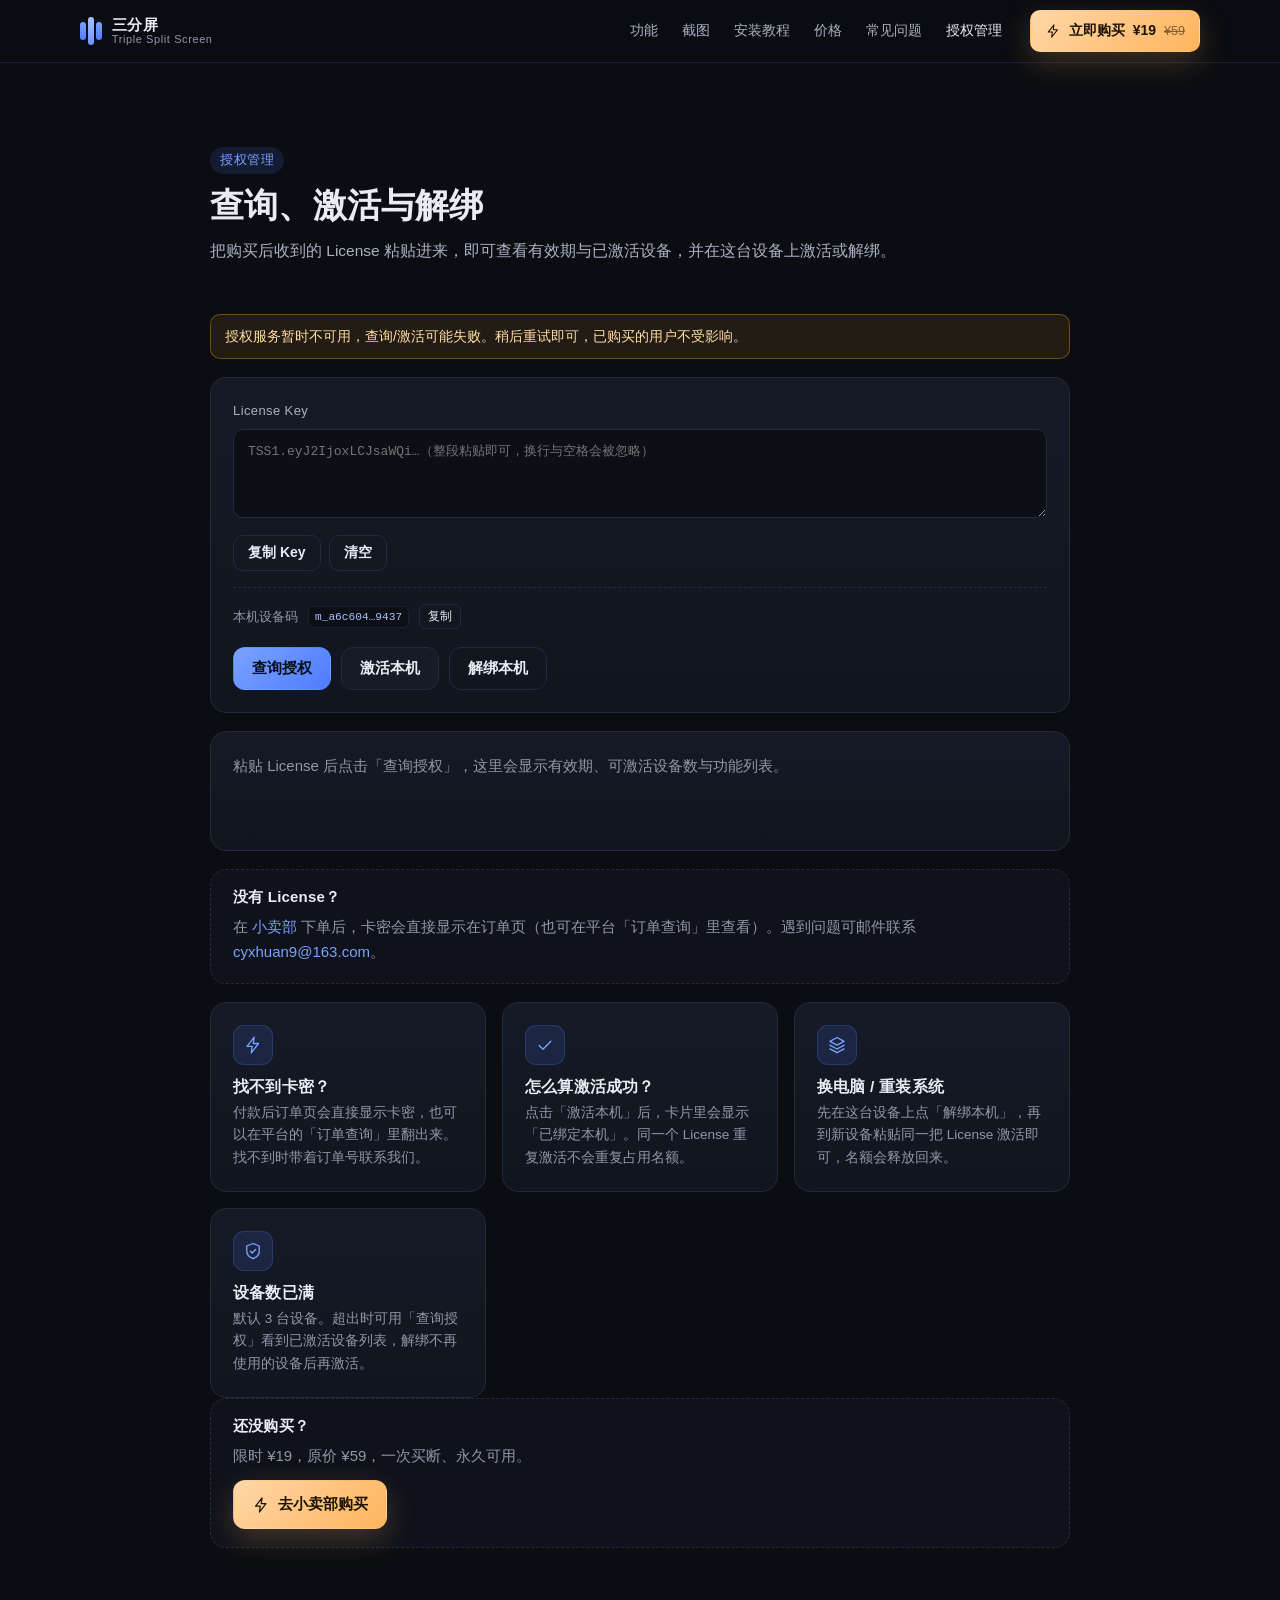
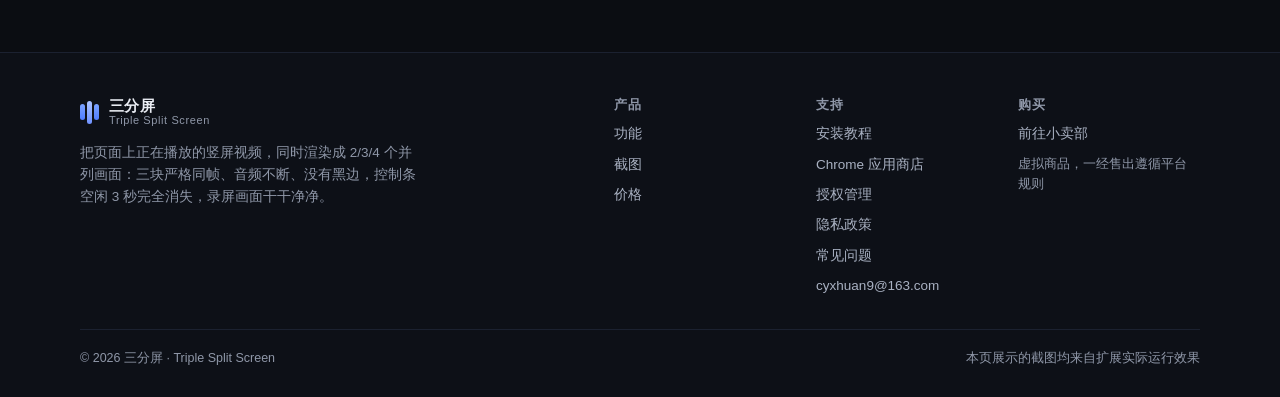
<file: license/index.html>
<!DOCTYPE html><html lang="zh-CN"><head><meta charset="utf-8"/><meta name="viewport" content="width=device-width, initial-scale=1"/><title>授权管理 · 三分屏</title><meta name="description" content="查询 License 状态、激活本机设备或解绑换机。三分屏（Triple Split Screen）浏览器扩展官方授权管理页。"/><meta name="theme-color" content="#0d0f14"/><link rel="icon" type="image/png" href="/icon/32.png"/><link rel="apple-touch-icon" href="/icon/128.png"/><meta property="og:type" content="website"/><meta property="og:site_name" content="三分屏 · Triple Split Screen"/><meta property="og:title" content="授权管理 · 三分屏"/><meta property="og:description" content="查询 License 状态、激活本机设备或解绑换机。三分屏（Triple Split Screen）浏览器扩展官方授权管理页。"/><meta property="og:image" content="https://splitvideo.de5.net/img/preview-theater.jpg"/><meta property="og:url" content="https://splitvideo.de5.net"/><meta name="twitter:card" content="summary_large_image"/><link href="/static/style-DU4nJGY_.css" rel="stylesheet"/><script type="module" src="/static/client-C_gBVAdg.js"></script></head><body><div class="page"><header class="site-header"><div class="wrap header-inner"><a class="brand" href="/"><span class="logo" style="--logo-scale:1.1818181818181819" aria-hidden="true"><i></i><i></i><i></i></span><span class="brand-text"><b>三分屏</b><small>Triple Split Screen</small></span></a><nav class="nav"><a href="/#features" class="nav-link">功能</a><a href="/#shots" class="nav-link">截图</a><a href="/install" class="nav-link">安装教程</a><a href="/#pricing" class="nav-link">价格</a><a href="/#faq" class="nav-link">常见问题</a><a href="/license" class="nav-link is-active">授权管理</a></nav><a class="btn btn-buy btn-sm" href="https://xmbu.net/shop/item/2108430579741212673" target="_blank" rel="noopener noreferrer nofollow" data-platform="小卖部" title="前往小卖部购买"><svg width="16" height="16" viewBox="0 0 24 24" fill="none" stroke="currentColor" stroke-width="1.6" stroke-linecap="round" stroke-linejoin="round" aria-hidden="true" focusable="false"><path d="M13.4 2.6L4.8 13.6H11l-1.1 7.8 8.7-11.2H12.3z"></path></svg><span>立即购买</span><span class="btn-price">¥19</span><span class="btn-origin">¥59</span></a></div></header><main class="section"><div class="wrap narrow"><div class="section-head"><span class="eyebrow">授权管理</span><h2>查询、激活与解绑</h2><p class="section-desc">把购买后收到的 License 粘贴进来，即可查看有效期与已激活设备，并在这台设备上激活或解绑。</p></div><honox-island component-name="/app/islands/license-panel.tsx" data-serialized-props="{&quot;serviceOnline&quot;:true,&quot;platform&quot;:&quot;小卖部&quot;,&quot;purchaseUrl&quot;:&quot;https://xmbu.net/shop/item/2108430579741212673&quot;,&quot;contactEmail&quot;:&quot;cyxhuan9@163.com&quot;}"><div class="license-panel" data-api-root="https://triple-split-screen-license.netlify.app/api/licenses"><div class="panel-block"><label class="field"><span class="field-label">License Key</span><textarea id="license-input" rows="3" spellcheck="false" placeholder="TSS1.eyJ2IjoxLCJsaWQi…（整段粘贴即可，换行与空格会被忽略）" value=""></textarea></label><div class="field-row"><button class="btn btn-sm btn-ghost" type="button">复制 Key</button><button class="btn btn-sm btn-ghost" type="button">清空</button></div><div class="machine-row"><span class="muted">本机设备码</span><code id="machine-id">生成中…</code><button class="btn btn-xs btn-ghost" type="button">复制</button></div><div class="actions"><button id="btn-verify" class="btn btn-primary" type="button">查询授权</button><button id="btn-activate" class="btn" type="button">激活本机</button><button id="btn-deactivate" class="btn btn-ghost" type="button">解绑本机</button></div><p id="notice" class="notice" hidden=""></p></div><div id="license-result" class="panel-block result"><p class="muted" id="result-placeholder">粘贴 License 后点击「查询授权」，这里会显示有效期、可激活设备数与功能列表。</p></div><div class="panel-help"><h3>没有 License？</h3><p class="muted">在 <a href="https://xmbu.net/shop/item/2108430579741212673" target="_blank" rel="noopener noreferrer nofollow">小卖部</a> 下单后，卡密会直接显示在订单页（也可在平台「订单查询」里查看）。遇到问题可邮件联系 <a href="mailto:cyxhuan9@163.com">cyxhuan9@163.com</a>。</p></div></div></honox-island><div class="help-grid"><article class="card help"><span class="feature-icon"><svg width="20" height="20" viewBox="0 0 24 24" fill="none" stroke="currentColor" stroke-width="1.6" stroke-linecap="round" stroke-linejoin="round" aria-hidden="true" focusable="false"><path d="M13.4 2.6L4.8 13.6H11l-1.1 7.8 8.7-11.2H12.3z"></path></svg></span><h3>找不到卡密？</h3><p>付款后订单页会直接显示卡密，也可以在平台的「订单查询」里翻出来。找不到时带着订单号联系我们。</p></article><article class="card help"><span class="feature-icon"><svg width="20" height="20" viewBox="0 0 24 24" fill="none" stroke="currentColor" stroke-width="1.6" stroke-linecap="round" stroke-linejoin="round" aria-hidden="true" focusable="false"><path d="M5 12.6l4.6 4.6L19 7.4"></path></svg></span><h3>怎么算激活成功？</h3><p>点击「激活本机」后，卡片里会显示「已绑定本机」。同一个 License 重复激活不会重复占用名额。</p></article><article class="card help"><span class="feature-icon"><svg width="20" height="20" viewBox="0 0 24 24" fill="none" stroke="currentColor" stroke-width="1.6" stroke-linecap="round" stroke-linejoin="round" aria-hidden="true" focusable="false"><path d="M12 3l8.5 4.6L12 12.2 3.5 7.6z"></path><path d="M3.5 12.2l8.5 4.6 8.5-4.6"></path><path d="M3.5 16.6l8.5 4.6 8.5-4.6"></path></svg></span><h3>换电脑 / 重装系统</h3><p>先在这台设备上点「解绑本机」，再到新设备粘贴同一把 License 激活即可，名额会释放回来。</p></article><article class="card help"><span class="feature-icon"><svg width="20" height="20" viewBox="0 0 24 24" fill="none" stroke="currentColor" stroke-width="1.6" stroke-linecap="round" stroke-linejoin="round" aria-hidden="true" focusable="false"><path d="M12 3l7.5 3v6c0 4.2-3.1 7.6-7.5 9-4.4-1.4-7.5-4.8-7.5-9V6z"></path><path d="M9 12.3l2.1 2.1 4-4.2"></path></svg></span><h3>设备数已满</h3><p>默认 3 台设备。超出时可用「查询授权」看到已激活设备列表，解绑不再使用的设备后再激活。</p></article></div><div class="panel-help"><h3>还没购买？</h3><p class="muted">限时 ¥19，原价 ¥59，一次买断、永久可用。</p><a class="btn btn-buy" href="https://xmbu.net/shop/item/2108430579741212673" target="_blank" rel="noopener noreferrer nofollow"><svg width="18" height="18" viewBox="0 0 24 24" fill="none" stroke="currentColor" stroke-width="1.6" stroke-linecap="round" stroke-linejoin="round" aria-hidden="true" focusable="false"><path d="M13.4 2.6L4.8 13.6H11l-1.1 7.8 8.7-11.2H12.3z"></path></svg><span>去小卖部购买</span></a></div></div></main><footer class="site-footer"><div class="wrap footer-inner"><div class="footer-brand"><div class="brand"><span class="logo" style="--logo-scale:1" aria-hidden="true"><i></i><i></i><i></i></span><span class="brand-text"><b>三分屏</b><small>Triple Split Screen</small></span></div><p class="muted">把页面上正在播放的竖屏视频，同时渲染成 2/3/4 个并列画面：三块严格同帧、音频不断、没有黑边，控制条空闲 3 秒完全消失，录屏画面干干净净。</p></div><div class="footer-cols"><div><h4>产品</h4><a href="/#features">功能</a><a href="/#shots">截图</a><a href="/#pricing">价格</a></div><div><h4>支持</h4><a href="/install">安装教程</a><a href="https://chromewebstore.google.com/detail/omcnhaognkioldcnpmaanpffjpndjnin" target="_blank" rel="noopener noreferrer">Chrome 应用商店</a><a href="/license">授权管理</a><a href="/privacy">隐私政策</a><a href="/#faq">常见问题</a><a href="mailto:cyxhuan9@163.com">cyxhuan9@163.com</a></div><div><h4>购买</h4><a href="https://xmbu.net/shop/item/2108430579741212673" target="_blank" rel="noopener noreferrer nofollow">前往小卖部</a><span class="muted">虚拟商品，一经售出遵循平台规则</span></div></div></div><div class="wrap footer-bottom"><span>© 2026 三分屏 · Triple Split Screen</span><span class="muted">本页展示的截图均来自扩展实际运行效果</span></div></footer></div></body></html>
</file>
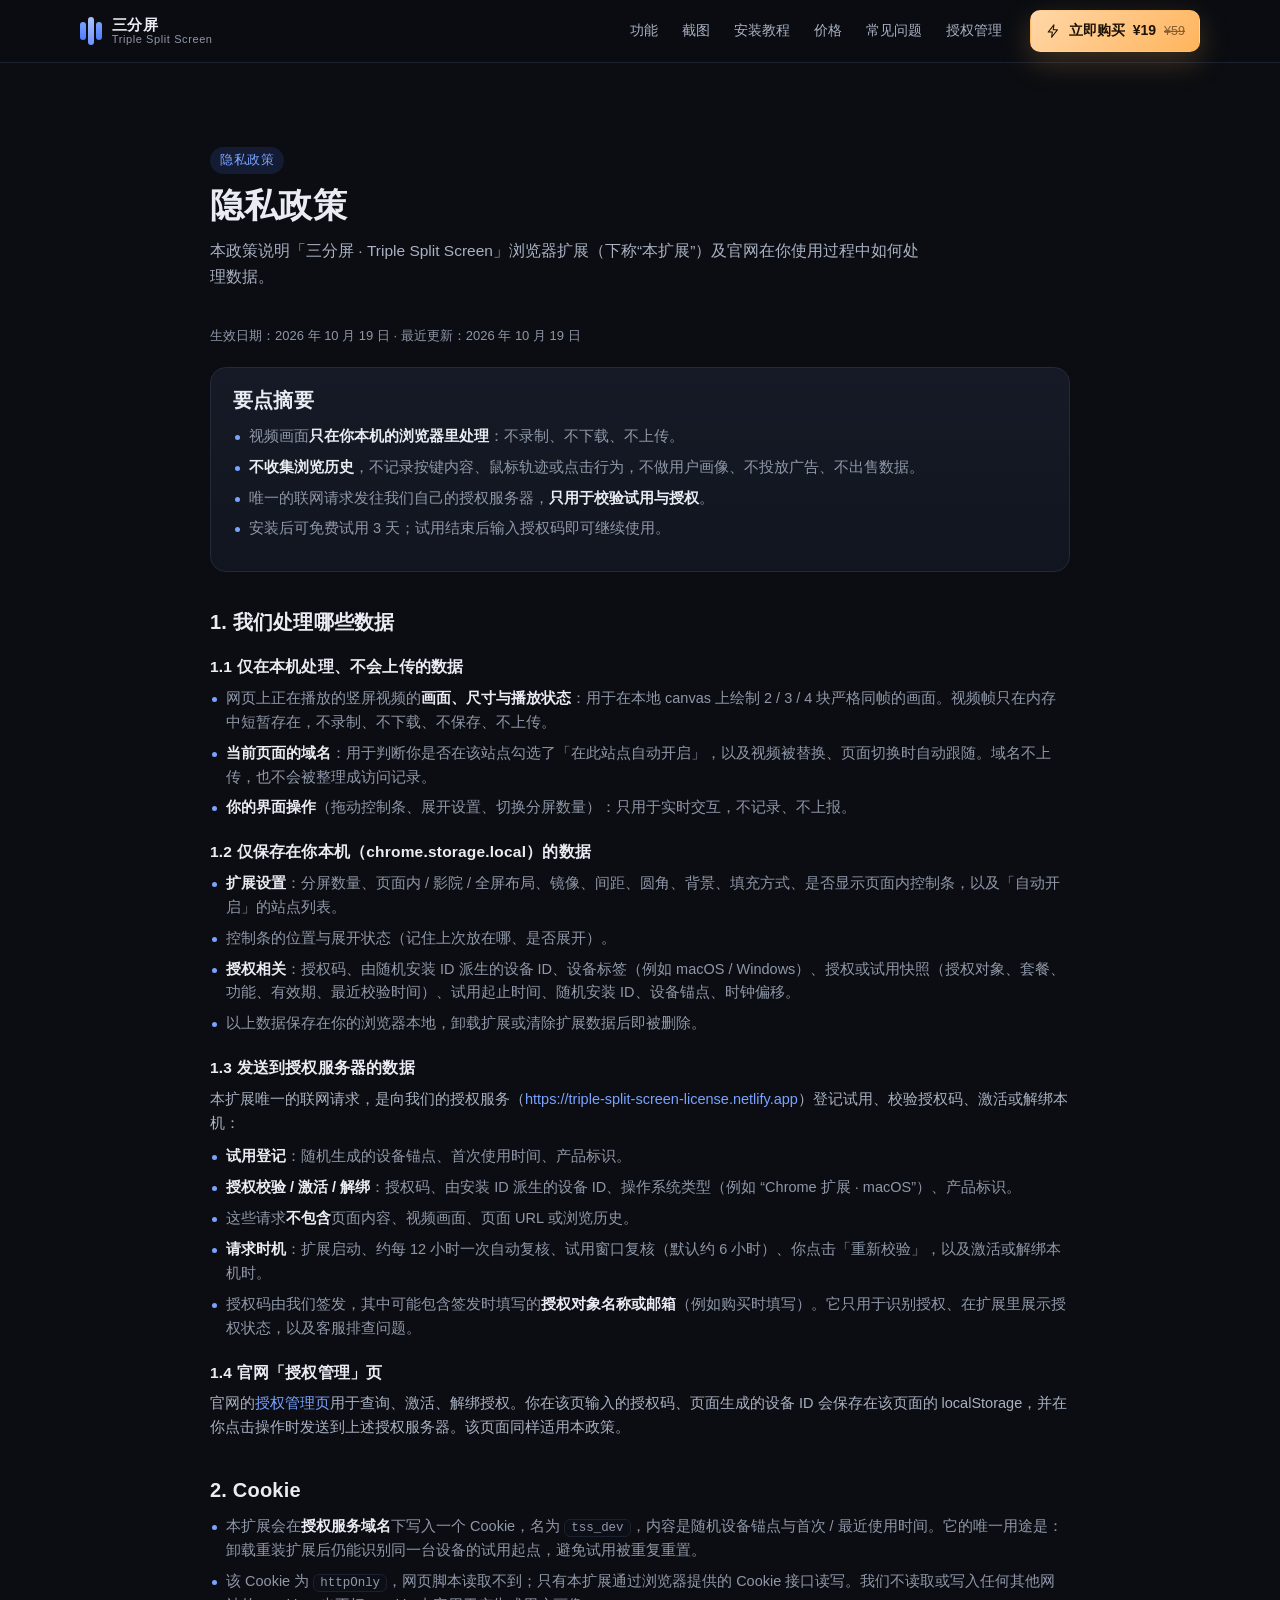
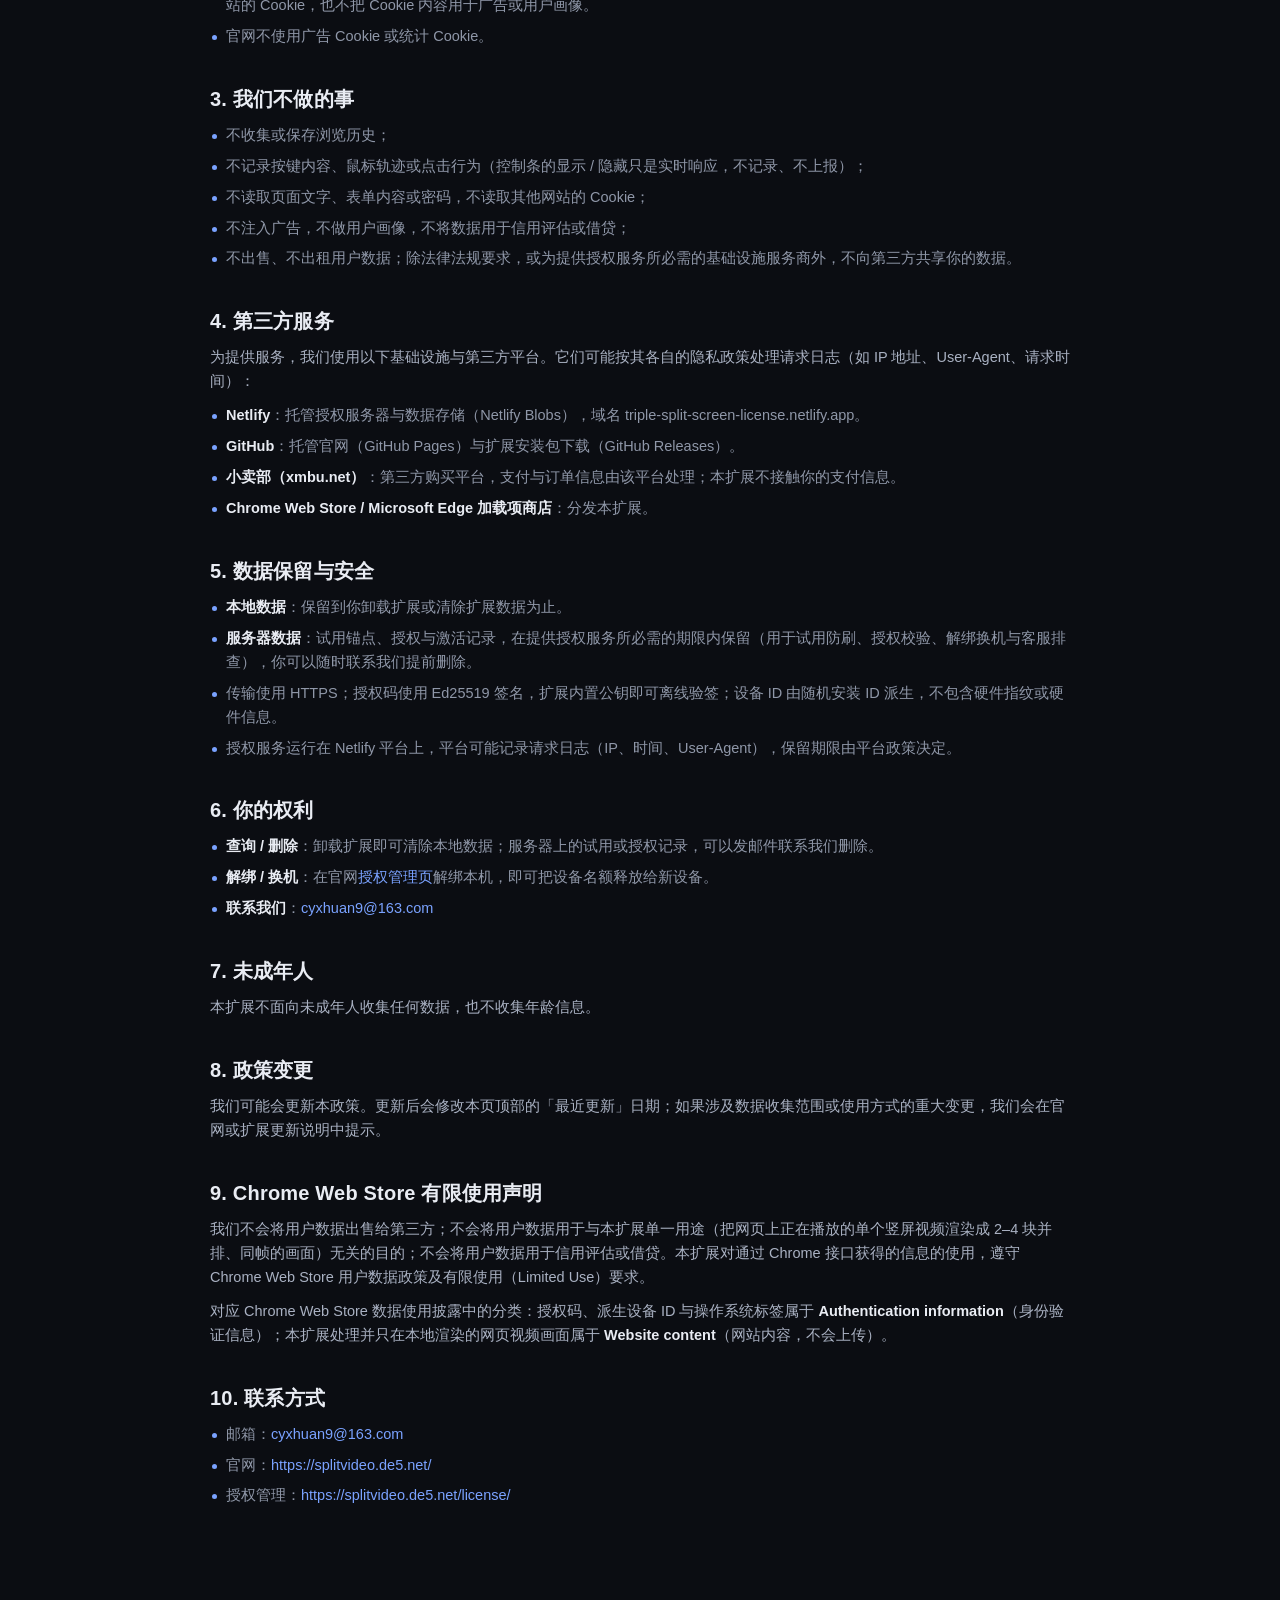
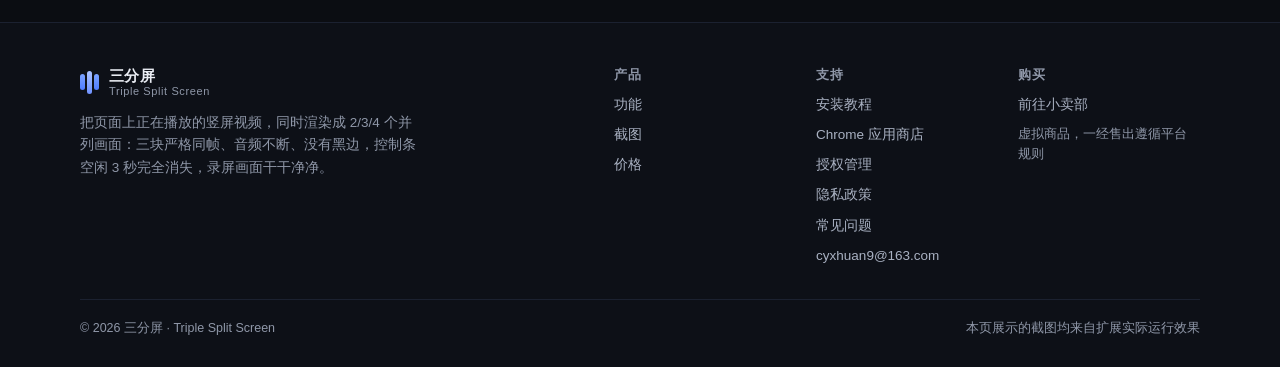
<file: privacy/index.html>
<!DOCTYPE html><html lang="zh-CN"><head><meta charset="utf-8"/><meta name="viewport" content="width=device-width, initial-scale=1"/><title>隐私政策 · 三分屏（Chrome / Edge 扩展）</title><meta name="description" content="三分屏（Triple Split Screen）扩展隐私政策：视频画面只在本地渲染、不上传；不收集浏览历史与用户活动；仅向授权服务器发送试用与授权校验所需的设备标识和授权码。"/><meta name="theme-color" content="#0d0f14"/><link rel="icon" type="image/png" href="/icon/32.png"/><link rel="apple-touch-icon" href="/icon/128.png"/><meta property="og:type" content="website"/><meta property="og:site_name" content="三分屏 · Triple Split Screen"/><meta property="og:title" content="隐私政策 · 三分屏（Chrome / Edge 扩展）"/><meta property="og:description" content="三分屏（Triple Split Screen）扩展隐私政策：视频画面只在本地渲染、不上传；不收集浏览历史与用户活动；仅向授权服务器发送试用与授权校验所需的设备标识和授权码。"/><meta property="og:image" content="https://splitvideo.de5.net/img/preview-theater.jpg"/><meta property="og:url" content="https://splitvideo.de5.net"/><meta name="twitter:card" content="summary_large_image"/><link href="/static/style-DU4nJGY_.css" rel="stylesheet"/></head><body><div class="page"><header class="site-header"><div class="wrap header-inner"><a class="brand" href="/"><span class="logo" style="--logo-scale:1.1818181818181819" aria-hidden="true"><i></i><i></i><i></i></span><span class="brand-text"><b>三分屏</b><small>Triple Split Screen</small></span></a><nav class="nav"><a href="/#features" class="nav-link">功能</a><a href="/#shots" class="nav-link">截图</a><a href="/install" class="nav-link">安装教程</a><a href="/#pricing" class="nav-link">价格</a><a href="/#faq" class="nav-link">常见问题</a><a href="/license" class="nav-link">授权管理</a></nav><a class="btn btn-buy btn-sm" href="https://xmbu.net/shop/item/2108430579741212673" target="_blank" rel="noopener noreferrer nofollow" data-platform="小卖部" title="前往小卖部购买"><svg width="16" height="16" viewBox="0 0 24 24" fill="none" stroke="currentColor" stroke-width="1.6" stroke-linecap="round" stroke-linejoin="round" aria-hidden="true" focusable="false"><path d="M13.4 2.6L4.8 13.6H11l-1.1 7.8 8.7-11.2H12.3z"></path></svg><span>立即购买</span><span class="btn-price">¥19</span><span class="btn-origin">¥59</span></a></div></header><main><section class="section policy-head"><div class="wrap narrow"><div class="section-head"><span class="eyebrow">隐私政策</span><h2>隐私政策</h2><p class="section-desc">本政策说明「三分屏 · Triple Split Screen」浏览器扩展（下称“本扩展”）及官网在你使用过程中如何处理数据。</p></div><p class="muted small policy-meta">生效日期：2026 年 10 月 19 日 · 最近更新：2026 年 10 月 19 日</p></div></section><section class="section policy-section"><div class="wrap narrow"><article class="policy"><div class="policy-card"><h2>要点摘要</h2><ul><li>视频画面<strong>只在你本机的浏览器里处理</strong>：不录制、不下载、不上传。</li><li><strong>不收集浏览历史</strong>，不记录按键内容、鼠标轨迹或点击行为，不做用户画像、不投放广告、不出售数据。</li><li>唯一的联网请求发往我们自己的授权服务器，<strong>只用于校验试用与授权</strong>。</li><li>安装后可免费试用 3 天；试用结束后输入授权码即可继续使用。</li></ul></div><h2>1. 我们处理哪些数据</h2><h3>1.1 仅在本机处理、不会上传的数据</h3><ul><li>网页上正在播放的竖屏视频的<strong>画面、尺寸与播放状态</strong>：用于在本地 canvas 上绘制 2 / 3 / 4 块严格同帧的画面。视频帧只在内存中短暂存在，不录制、不下载、不保存、不上传。</li><li><strong>当前页面的域名</strong>：用于判断你是否在该站点勾选了「在此站点自动开启」，以及视频被替换、页面切换时自动跟随。域名不上传，也不会被整理成访问记录。</li><li><strong>你的界面操作</strong>（拖动控制条、展开设置、切换分屏数量）：只用于实时交互，不记录、不上报。</li></ul><h3>1.2 仅保存在你本机（chrome.storage.local）的数据</h3><ul><li><strong>扩展设置</strong>：分屏数量、页面内 / 影院 / 全屏布局、镜像、间距、圆角、背景、填充方式、是否显示页面内控制条，以及「自动开启」的站点列表。</li><li>控制条的位置与展开状态（记住上次放在哪、是否展开）。</li><li><strong>授权相关</strong>：授权码、由随机安装 ID 派生的设备 ID、设备标签（例如 macOS / Windows）、授权或试用快照（授权对象、套餐、功能、有效期、最近校验时间）、试用起止时间、随机安装 ID、设备锚点、时钟偏移。</li><li>以上数据保存在你的浏览器本地，卸载扩展或清除扩展数据后即被删除。</li></ul><h3>1.3 发送到授权服务器的数据</h3><p>本扩展唯一的联网请求，是向我们的授权服务（<a href="https://triple-split-screen-license.netlify.app" target="_blank" rel="noopener noreferrer">https://triple-split-screen-license.netlify.app</a>）登记试用、校验授权码、激活或解绑本机：</p><ul><li><strong>试用登记</strong>：随机生成的设备锚点、首次使用时间、产品标识。</li><li><strong>授权校验 / 激活 / 解绑</strong>：授权码、由安装 ID 派生的设备 ID、操作系统类型（例如 “Chrome 扩展 · macOS”）、产品标识。</li><li>这些请求<strong>不包含</strong>页面内容、视频画面、页面 URL 或浏览历史。</li><li><strong>请求时机</strong>：扩展启动、约每 12 小时一次自动复核、试用窗口复核（默认约 6 小时）、你点击「重新校验」，以及激活或解绑本机时。</li><li>授权码由我们签发，其中可能包含签发时填写的<strong>授权对象名称或邮箱</strong>（例如购买时填写）。它只用于识别授权、在扩展里展示授权状态，以及客服排查问题。</li></ul><h3>1.4 官网「授权管理」页</h3><p>官网的<a href="/license">授权管理页</a>用于查询、激活、解绑授权。你在该页输入的授权码、页面生成的设备 ID 会保存在该页面的 localStorage，并在你点击操作时发送到上述授权服务器。该页面同样适用本政策。</p><h2>2. Cookie</h2><ul><li>本扩展会在<strong>授权服务域名</strong>下写入一个 Cookie，名为 <code>tss_dev</code>，内容是随机设备锚点与首次 / 最近使用时间。它的唯一用途是：卸载重装扩展后仍能识别同一台设备的试用起点，避免试用被重复重置。</li><li>该 Cookie 为 <code>httpOnly</code>，网页脚本读取不到；只有本扩展通过浏览器提供的 Cookie 接口读写。我们不读取或写入任何其他网站的 Cookie，也不把 Cookie 内容用于广告或用户画像。</li><li>官网不使用广告 Cookie 或统计 Cookie。</li></ul><h2>3. 我们不做的事</h2><ul><li>不收集或保存浏览历史；</li><li>不记录按键内容、鼠标轨迹或点击行为（控制条的显示 / 隐藏只是实时响应，不记录、不上报）；</li><li>不读取页面文字、表单内容或密码，不读取其他网站的 Cookie；</li><li>不注入广告，不做用户画像，不将数据用于信用评估或借贷；</li><li>不出售、不出租用户数据；除法律法规要求，或为提供授权服务所必需的基础设施服务商外，不向第三方共享你的数据。</li></ul><h2>4. 第三方服务</h2><p>为提供服务，我们使用以下基础设施与第三方平台。它们可能按其各自的隐私政策处理请求日志（如 IP 地址、User-Agent、请求时间）：</p><ul><li><strong>Netlify</strong>：托管授权服务器与数据存储（Netlify Blobs），域名 triple-split-screen-license.netlify.app。</li><li><strong>GitHub</strong>：托管官网（GitHub Pages）与扩展安装包下载（GitHub Releases）。</li><li><strong>小卖部（xmbu.net）</strong>：第三方购买平台，支付与订单信息由该平台处理；本扩展不接触你的支付信息。</li><li><strong>Chrome Web Store / Microsoft Edge 加载项商店</strong>：分发本扩展。</li></ul><h2>5. 数据保留与安全</h2><ul><li><strong>本地数据</strong>：保留到你卸载扩展或清除扩展数据为止。</li><li><strong>服务器数据</strong>：试用锚点、授权与激活记录，在提供授权服务所必需的期限内保留（用于试用防刷、授权校验、解绑换机与客服排查），你可以随时联系我们提前删除。</li><li>传输使用 HTTPS；授权码使用 Ed25519 签名，扩展内置公钥即可离线验签；设备 ID 由随机安装 ID 派生，不包含硬件指纹或硬件信息。</li><li>授权服务运行在 Netlify 平台上，平台可能记录请求日志（IP、时间、User-Agent），保留期限由平台政策决定。</li></ul><h2>6. 你的权利</h2><ul><li><strong>查询 / 删除</strong>：卸载扩展即可清除本地数据；服务器上的试用或授权记录，可以发邮件联系我们删除。</li><li><strong>解绑 / 换机</strong>：在官网<a href="/license">授权管理页</a>解绑本机，即可把设备名额释放给新设备。</li><li><strong>联系我们</strong>：<a href="mailto:cyxhuan9@163.com">cyxhuan9@163.com</a></li></ul><h2>7. 未成年人</h2><p>本扩展不面向未成年人收集任何数据，也不收集年龄信息。</p><h2>8. 政策变更</h2><p>我们可能会更新本政策。更新后会修改本页顶部的「最近更新」日期；如果涉及数据收集范围或使用方式的重大变更，我们会在官网或扩展更新说明中提示。</p><h2>9. Chrome Web Store 有限使用声明</h2><p>我们不会将用户数据出售给第三方；不会将用户数据用于与本扩展单一用途（把网页上正在播放的单个竖屏视频渲染成 2–4 块并排、同帧的画面）无关的目的；不会将用户数据用于信用评估或借贷。本扩展对通过 Chrome 接口获得的信息的使用，遵守 Chrome Web Store 用户数据政策及有限使用（Limited Use）要求。</p><p>对应 Chrome Web Store 数据使用披露中的分类：授权码、派生设备 ID 与操作系统标签属于 <strong>Authentication information</strong>（身份验证信息）；本扩展处理并只在本地渲染的网页视频画面属于 <strong>Website content</strong>（网站内容，不会上传）。</p><h2>10. 联系方式</h2><ul><li>邮箱：<a href="mailto:cyxhuan9@163.com">cyxhuan9@163.com</a></li><li>官网：<a href="https://splitvideo.de5.net">https://splitvideo.de5.net/</a></li><li>授权管理：<a href="https://splitvideo.de5.net/license/">https://splitvideo.de5.net/license/</a></li></ul></article></div></section></main><footer class="site-footer"><div class="wrap footer-inner"><div class="footer-brand"><div class="brand"><span class="logo" style="--logo-scale:1" aria-hidden="true"><i></i><i></i><i></i></span><span class="brand-text"><b>三分屏</b><small>Triple Split Screen</small></span></div><p class="muted">把页面上正在播放的竖屏视频，同时渲染成 2/3/4 个并列画面：三块严格同帧、音频不断、没有黑边，控制条空闲 3 秒完全消失，录屏画面干干净净。</p></div><div class="footer-cols"><div><h4>产品</h4><a href="/#features">功能</a><a href="/#shots">截图</a><a href="/#pricing">价格</a></div><div><h4>支持</h4><a href="/install">安装教程</a><a href="https://chromewebstore.google.com/detail/omcnhaognkioldcnpmaanpffjpndjnin" target="_blank" rel="noopener noreferrer">Chrome 应用商店</a><a href="/license">授权管理</a><a href="/privacy">隐私政策</a><a href="/#faq">常见问题</a><a href="mailto:cyxhuan9@163.com">cyxhuan9@163.com</a></div><div><h4>购买</h4><a href="https://xmbu.net/shop/item/2108430579741212673" target="_blank" rel="noopener noreferrer nofollow">前往小卖部</a><span class="muted">虚拟商品，一经售出遵循平台规则</span></div></div></div><div class="wrap footer-bottom"><span>© 2026 三分屏 · Triple Split Screen</span><span class="muted">本页展示的截图均来自扩展实际运行效果</span></div></footer></div></body></html>
</file>
<file: static/style-DU4nJGY_.css>
:root{color-scheme:dark;--bg: #0b0d12;--bg-soft: #0d1017;--panel: #141824;--panel-2: #10131c;--line: #232a3a;--line-soft: #1b2130;--text: #e9ecf3;--muted: #8f97a8;--muted-2: #a9b1c2;--accent: #4f7cff;--accent-2: #7aa2ff;--accent-3: #a9c2ff;--warm: #ffd7a8;--warm-2: #ffb45c;--ok: #3ecf8e;--warn: #f5a623;--err: #ff6b6b;--radius: 16px;--radius-sm: 10px;--shadow: 0 24px 70px rgba(0, 0, 0, .45);--maxw: 1120px;--font: -apple-system, BlinkMacSystemFont, "Segoe UI", "PingFang SC", "Hiragino Sans GB", "Microsoft YaHei", sans-serif;--mono: ui-monospace, SFMono-Regular, Menlo, Consolas, monospace}*{box-sizing:border-box}html{scroll-behavior:smooth;scroll-padding-top:80px}body{margin:0;background:var(--bg);color:var(--text);font-family:var(--font);font-size:15px;line-height:1.65;-webkit-font-smoothing:antialiased}a{color:var(--accent-2);text-decoration:none}a:hover{color:var(--accent-3)}h1,h2,h3,h4{margin:0;line-height:1.25;letter-spacing:.2px}p{margin:0}img{max-width:100%;display:block}code{font-family:var(--mono);font-size:.86em;background:#0c0f16;border:1px solid var(--line-soft);border-radius:6px;padding:1px 6px}.wrap{width:min(100% - 40px,var(--maxw));margin-inline:auto}.wrap.narrow{width:min(100% - 40px,860px)}.muted{color:var(--muted)}.small{font-size:13px}.ok-text{color:var(--ok)}.center{text-align:center}.site-header{position:sticky;top:0;z-index:30;-webkit-backdrop-filter:blur(14px);backdrop-filter:blur(14px);background:#0b0d12c7;border-bottom:1px solid var(--line-soft)}.header-inner{display:flex;align-items:center;gap:18px;height:62px}.brand{display:inline-flex;align-items:center;gap:10px;color:var(--text)}.brand:hover{color:var(--text)}.brand-text{display:flex;flex-direction:column;line-height:1.15}.brand-text b{font-size:15px;letter-spacing:.4px}.brand-text small{color:var(--muted);font-size:11px;letter-spacing:.6px}.logo{display:inline-flex;align-items:center;gap:2px;--logo-scale: 1}.logo i{display:block;width:calc(5px * var(--logo-scale));height:calc(16px * var(--logo-scale));border-radius:calc(3px * var(--logo-scale));background:linear-gradient(180deg,#7aa2ff,#4f7cff)}.logo i:nth-child(2){height:calc(23px * var(--logo-scale));background:linear-gradient(180deg,#a9c2ff,#6f92ff)}.nav{display:flex;align-items:center;gap:4px;margin-left:auto}.nav-link{color:var(--muted-2);padding:6px 10px;border-radius:8px;font-size:14px;white-space:nowrap}.nav-link:hover{color:var(--text);background:#161b27}.nav-link.is-active{color:var(--text)}.btn{display:inline-flex;align-items:center;justify-content:center;gap:8px;padding:11px 18px;border-radius:12px;border:1px solid var(--line);background:#161b27;color:var(--text);font-family:inherit;font-size:15px;font-weight:600;cursor:pointer;transition:transform .15s ease,box-shadow .15s ease,background .15s ease,border-color .15s ease;white-space:nowrap}.btn:hover{transform:translateY(-1px);border-color:#33405a;color:var(--text)}.btn:disabled{opacity:.55;cursor:not-allowed;transform:none}.btn-primary{background:linear-gradient(135deg,var(--accent-2),var(--accent));border-color:transparent;color:#08101f}.btn-ghost{background:transparent}.btn-sm{padding:8px 14px;font-size:14px;border-radius:10px}.btn-xs{padding:3px 8px;font-size:12px;border-radius:7px;font-weight:500}.btn-block{width:100%;padding:15px 20px;font-size:17px}.btn-buy{background:linear-gradient(135deg,var(--warm),var(--warm-2));border-color:transparent;color:#1d1305;box-shadow:0 10px 30px #ffb45c38}.btn-buy:hover{color:#1d1305;box-shadow:0 14px 36px #ffb45c57;border-color:transparent}.btn-price{font-weight:800}.btn-download{background:linear-gradient(135deg,var(--accent-2),var(--accent));border-color:transparent;color:#08101f;box-shadow:0 10px 30px #4f7cff3d}.btn-download:hover{color:#08101f;border-color:transparent;box-shadow:0 14px 36px #4f7cff57}.btn-store{background:linear-gradient(180deg,#f7f9fd,#dde5f5);border-color:transparent;color:#0b1220;box-shadow:0 10px 30px #d6e2ff29}.btn-store:hover{color:#0b1220;border-color:transparent;box-shadow:0 14px 36px #d6e2ff4d}.btn-meta{padding:1px 7px;border-radius:999px;background:#08101f2e;font-size:11px;font-weight:700;letter-spacing:.4px;text-transform:uppercase}.btn-origin{text-decoration:line-through;opacity:.55;font-weight:500;font-size:.9em}.badge{display:inline-flex;align-items:center;gap:6px;padding:5px 12px;border-radius:999px;border:1px solid var(--line);background:#121722;color:var(--muted-2);font-size:13px}.badge-hot{border-color:#ffb45c66;background:#ffb45c1f;color:var(--warm)}.badge-store{border-color:#4f7cff66;background:#4f7cff1f;color:var(--accent-3)}.hero{position:relative;overflow:hidden;padding:72px 0 56px}.hero-glow{position:absolute;inset:-240px -10% auto;height:620px;background:radial-gradient(50% 60% at 22% 40%,rgba(79,124,255,.28),transparent 70%),radial-gradient(46% 58% at 78% 24%,rgba(169,194,255,.16),transparent 72%);pointer-events:none}.hero-inner{position:relative;display:grid;grid-template-columns:minmax(0,1fr) minmax(0,1fr);gap:48px;align-items:center}.hero-copy h1{margin:18px 0 16px;font-size:clamp(32px,4.4vw,50px);font-weight:800;letter-spacing:-.5px;text-wrap:balance}.hero-copy h1 em{font-style:normal;white-space:nowrap;background:linear-gradient(120deg,var(--accent-3),var(--accent) 60%,#8f6bff);-webkit-background-clip:text;background-clip:text;color:transparent}.lede{color:var(--muted-2);font-size:17px;max-width:46ch}.cta-row{display:flex;flex-wrap:wrap;gap:12px;margin-top:26px}.cta-row.center{justify-content:center}.cta-note{margin-top:12px;color:var(--muted);font-size:13px;line-height:1.6;max-width:52ch}.trust{margin-top:18px;color:var(--muted);font-size:14px}.trust b{color:var(--warm)}.trust s{opacity:.7}.hero-shot{margin:0;border-radius:18px;border:1px solid var(--line);background:linear-gradient(180deg,#151a26,#0e121b);padding:12px;box-shadow:var(--shadow)}.hero-shot img{width:100%;height:auto;border-radius:10px;background:#000}.hero-shot figcaption{margin-top:10px;color:var(--muted);font-size:12.5px;text-align:center}.strip{border-top:1px solid var(--line-soft);border-bottom:1px solid var(--line-soft);background:linear-gradient(180deg,#141824b3,#0d1017b3)}.strip-inner{display:grid;grid-template-columns:repeat(4,1fr);gap:18px;padding:22px 0}.strip-inner>div{display:flex;flex-direction:column;gap:2px;text-align:center}.strip-inner b{font-size:20px;color:var(--text)}.strip-inner span{color:var(--muted);font-size:13px}.section{padding:84px 0}.section-alt{background:linear-gradient(180deg,var(--bg-soft),var(--bg));border-top:1px solid var(--line-soft);border-bottom:1px solid var(--line-soft)}.section-head{max-width:720px;margin-bottom:36px}.eyebrow{display:inline-block;margin-bottom:10px;padding:3px 10px;border-radius:999px;background:#4f7cff24;color:var(--accent-2);font-size:12.5px;letter-spacing:.6px}.section-head h2{font-size:clamp(24px,3.4vw,34px);font-weight:750}.section-desc{margin-top:12px;color:var(--muted-2);font-size:15.5px}.card{background:linear-gradient(180deg,#151a26,#11151f);border:1px solid var(--line);border-radius:var(--radius);padding:22px}.feature-grid{display:grid;grid-template-columns:repeat(auto-fill,minmax(248px,1fr));gap:16px}.feature h3{margin:14px 0 8px;font-size:16.5px}.feature p{color:var(--muted);font-size:14px}.feature-icon{display:inline-flex;align-items:center;justify-content:center;width:40px;height:40px;border-radius:11px;background:#4f7cff24;color:var(--accent-2);border:1px solid rgba(79,124,255,.22)}.shot-grid{columns:3 300px;column-gap:18px;margin-top:18px}.shot-feature{margin-bottom:0}.shot{margin:0 0 18px;break-inside:avoid;border:1px solid var(--line);border-radius:var(--radius);overflow:hidden;background:#0e121b;transition:border-color .2s ease,transform .2s ease}.shot:hover{border-color:#33405a;transform:translateY(-2px)}.shot img{width:100%;height:auto;border-bottom:1px solid var(--line-soft)}.shot figcaption{display:flex;flex-direction:column;gap:3px;padding:14px 16px 16px}.shot figcaption b{font-size:14.5px}.shot figcaption span{color:var(--muted);font-size:13px}.shot-link{position:relative;display:block;line-height:0}.shot-link img{transition:filter .15s ease}.shot-link:hover img{filter:brightness(1.08)}.shot-link:after{content:"看原视频 ↗";position:absolute;right:10px;bottom:10px;padding:4px 10px;border-radius:999px;border:1px solid var(--line);background:#08101fd1;color:var(--text);font-size:12px;line-height:1.6;opacity:0;transition:opacity .15s ease;pointer-events:none}.shot-link:hover:after,.shot-link:focus-visible:after{opacity:1}.price-card{display:grid;grid-template-columns:minmax(0,1.15fr) minmax(0,.85fr);gap:0;border:1px solid var(--line);border-radius:20px;overflow:hidden;background:linear-gradient(180deg,#161c29,#11151f);box-shadow:var(--shadow)}.price-left{padding:32px;border-right:1px solid var(--line-soft)}.price-right{padding:32px;background:linear-gradient(180deg,rgba(255,180,92,.06),transparent 60%);display:flex;flex-direction:column;gap:14px}.price-tag{display:flex;flex-direction:column;gap:14px}.price-row{display:flex;align-items:baseline;gap:14px}.price-now{font-size:clamp(44px,7vw,62px);font-weight:850;line-height:1;background:linear-gradient(135deg,var(--warm),var(--warm-2));-webkit-background-clip:text;background-clip:text;color:transparent}.price-was{font-size:22px;color:var(--muted);text-decoration:line-through}.price-sub{color:var(--muted-2);font-size:14px}.price-list{list-style:none;margin:26px 0 0;padding:0;display:grid;gap:11px}.price-list li{display:flex;align-items:flex-start;gap:10px;color:var(--muted-2);font-size:14.5px}.price-list svg{color:var(--ok);flex:none;margin-top:4px}.price-note{color:var(--muted);font-size:13.5px;text-align:center}.price-note b{color:var(--text)}.buy-steps{margin:4px 0 0;padding-left:20px;color:var(--muted);font-size:13.5px;display:grid;gap:6px}.buy-steps a{color:var(--accent-2)}.step-grid{display:grid;grid-template-columns:repeat(auto-fit,minmax(260px,1fr));gap:16px}.step{position:relative;padding-top:26px}.step-no{position:absolute;top:-14px;left:22px;width:32px;height:32px;display:inline-flex;align-items:center;justify-content:center;border-radius:10px;background:linear-gradient(135deg,var(--accent-2),var(--accent));color:#08101f;font-weight:800}.step h3{font-size:16px;margin-bottom:8px}.step p{color:var(--muted);font-size:14px}.install-head{padding-bottom:56px}.install-head .cta-note{margin-top:14px}.cta-note+.cta-note{margin-top:4px}.store-card{padding:28px;border-color:#4f7cff52;background:linear-gradient(180deg,#4f7cff17,#11151f9e)}.store-card h2{margin:14px 0 10px;font-size:clamp(22px,3vw,28px)}.store-card .cta-row{margin-top:20px}.install-steps{list-style:none;margin:0;padding:0;display:grid;gap:16px}.install-step{display:grid;grid-template-columns:36px minmax(0,1fr);gap:18px;align-items:start;padding:24px}.install-step-no{display:inline-flex;align-items:center;justify-content:center;width:36px;height:36px;border-radius:12px;background:linear-gradient(135deg,var(--accent-2),var(--accent));color:#08101f;font-size:16px;font-weight:800}.install-step-body h3{font-size:17px;margin-bottom:8px}.install-text{color:var(--muted-2);font-size:14.5px}.install-list{list-style:none;margin:12px 0 0;padding:0;display:grid;gap:8px}.install-list li{position:relative;padding-left:16px;color:var(--muted);font-size:13.5px}.install-list li:before{content:"";position:absolute;left:2px;top:9px;width:5px;height:5px;border-radius:50%;background:var(--accent-2)}.install-code{display:flex;align-items:center;gap:10px;flex-wrap:wrap;margin-top:14px}.install-code code{-webkit-user-select:all;user-select:all;cursor:text;padding:7px 12px;font-size:15px;color:var(--accent-3);background:#4f7cff1a;border-color:#4f7cff47}.install-action{margin-top:16px}.note-box{margin-top:22px;padding:14px 18px;border:1px dashed var(--line);border-radius:var(--radius-sm);background:#14182480;color:var(--muted-2);font-size:14px}.after-grid{display:grid;grid-template-columns:300px minmax(0,1fr);gap:22px;align-items:start}.after-grid .shot{margin:0}.after-list{list-style:none;margin:0;padding:0;display:grid;gap:14px}.after-list h3{font-size:15.5px;margin-bottom:6px}.after-list p{color:var(--muted);font-size:13.5px}.install-support{margin-top:18px}.faq{display:grid;gap:10px}.faq-item{border:1px solid var(--line);border-radius:var(--radius-sm);background:#121722;padding:4px 18px}.faq-item summary{cursor:pointer;padding:13px 0;font-weight:600;list-style:none;display:flex;align-items:center;justify-content:space-between}.faq-item summary::-webkit-details-marker{display:none}.faq-item summary:after{content:"+";color:var(--muted);font-weight:400;font-size:18px}.faq-item[open] summary:after{content:"−"}.faq-item p{color:var(--muted);font-size:14px;padding:0 0 16px}.final-cta{background:radial-gradient(60% 120% at 50% 0%,rgba(79,124,255,.16),transparent 70%)}.final-cta h2{font-size:clamp(22px,3.2vw,30px)}.final-cta .muted{margin-top:12px}.license-panel{display:grid;gap:18px}.panel-block{border:1px solid var(--line);border-radius:var(--radius);background:linear-gradient(180deg,#151a26,#11151f);padding:22px}.field{display:block}.field-label{display:block;margin-bottom:8px;color:var(--muted-2);font-size:13px;letter-spacing:.4px}.field textarea{width:100%;padding:12px 14px;border-radius:var(--radius-sm);border:1px solid var(--line);background:#0c0f16;color:var(--text);font-family:var(--mono);font-size:13px;line-height:1.6;resize:vertical}.field textarea:focus{outline:none;border-color:var(--accent);box-shadow:0 0 0 3px #4f7cff29}.field-row{display:flex;gap:8px;margin-top:10px}.machine-row{display:flex;align-items:center;gap:10px;flex-wrap:wrap;margin:16px 0 18px;padding-top:16px;border-top:1px dashed var(--line);font-size:13px}.machine-row code{color:var(--accent-3)}.actions{display:flex;flex-wrap:wrap;gap:10px}.notice{margin-top:14px;padding:10px 14px;border-radius:var(--radius-sm);border:1px solid var(--line);background:#121722;font-size:14px;color:var(--muted-2)}.notice.ok{border-color:#3ecf8e59;background:#3ecf8e1a;color:#b8f2d8}.notice.warn{border-color:#f5a62359;background:#f5a6231a;color:#ffdca8}.notice.error{border-color:#ff6b6b59;background:#ff6b6b1a;color:#ffc9c9}.result{min-height:120px}.result-head{display:flex;align-items:center;gap:10px;flex-wrap:wrap;margin-bottom:16px}.pill{display:inline-flex;align-items:center;padding:3px 12px;border-radius:999px;font-size:13px;font-weight:600;border:1px solid var(--line);background:#121722;color:var(--muted-2)}.pill.ok{border-color:#3ecf8e66;background:#3ecf8e1f;color:var(--ok)}.pill.warn{border-color:#f5a62366;background:#f5a6231f;color:var(--warn)}.pill.error{border-color:#ff6b6b66;background:#ff6b6b1f;color:var(--err)}.result-grid{display:grid;grid-template-columns:repeat(auto-fit,minmax(180px,1fr));gap:14px 20px;margin:0}.result-grid dt{color:var(--muted);font-size:12.5px;margin-bottom:3px}.result-grid dd{margin:0;font-size:14.5px}.machine-list{margin-top:18px;padding-top:14px;border-top:1px dashed var(--line)}.machine-list ul{list-style:none;margin:8px 0 0;padding:0;display:flex;flex-wrap:wrap;gap:8px}.machine-list li{display:inline-flex;align-items:center;gap:6px;padding:4px 10px;border-radius:999px;border:1px solid var(--line);background:#0f131c;font-size:12.5px}.tag{padding:1px 6px;border-radius:999px;background:#4f7cff2e;color:var(--accent-2);font-size:11px}.hint{margin-top:16px;font-size:13.5px;color:var(--muted)}.hint.ok{color:#a8e6c8}.panel-help{border:1px dashed var(--line);border-radius:var(--radius);padding:18px 22px;display:grid;gap:8px;background:#14182480}.panel-help h3{font-size:15px}.panel-help .btn{justify-self:start;margin-top:4px}.help-grid{display:grid;grid-template-columns:repeat(auto-fit,minmax(240px,1fr));gap:16px;margin-top:18px}.help h3{font-size:15.5px;margin:12px 0 6px}.help p{color:var(--muted);font-size:13.5px}.notfound{padding:100px 0 120px;text-align:center}.notfound h1{font-size:72px;font-weight:850;background:linear-gradient(135deg,var(--accent-3),var(--accent));-webkit-background-clip:text;background-clip:text;color:transparent}.notfound .cta-row{justify-content:center}.site-footer{border-top:1px solid var(--line-soft);background:var(--bg-soft);padding:44px 0 28px;margin-top:20px}.footer-inner{display:grid;grid-template-columns:minmax(0,1.2fr) minmax(0,1.4fr);gap:32px}.footer-brand p{margin-top:14px;color:var(--muted);font-size:13.5px;max-width:46ch}.footer-cols{display:grid;grid-template-columns:repeat(3,minmax(0,1fr));gap:20px}.footer-cols>div{display:flex;flex-direction:column;gap:8px}.footer-cols h4{font-size:13px;color:var(--muted);letter-spacing:.6px;margin-bottom:2px}.footer-cols a{font-size:13.5px;color:var(--muted-2)}.footer-cols a:hover{color:var(--text)}.footer-cols span{font-size:12.5px}.footer-bottom{display:flex;justify-content:space-between;gap:12px;flex-wrap:wrap;margin-top:32px;padding-top:18px;border-top:1px solid var(--line-soft);color:var(--muted);font-size:12.5px}.policy-head{padding-bottom:0}.policy-section{padding-top:16px}.policy-meta{margin-top:14px}.policy h2{margin:38px 0 12px;font-size:20px;font-weight:700}.policy h3{margin:22px 0 6px;font-size:15.5px;font-weight:650;color:var(--text)}.policy p{margin:10px 0;color:var(--muted-2);font-size:14.5px}.policy ul{margin:10px 0;padding:0;list-style:none;display:grid;gap:7px}.policy li{position:relative;padding-left:16px;color:var(--muted);font-size:14.5px}.policy li:before{content:"";position:absolute;left:2px;top:10px;width:5px;height:5px;border-radius:50%;background:var(--accent-2)}.policy strong{color:var(--text);font-weight:600}.policy code{white-space:nowrap}.policy-card{margin-top:4px;padding:20px 22px;border:1px solid var(--line);border-radius:var(--radius);background:linear-gradient(180deg,#151a26,#11151f)}.policy-card h2{margin-top:0}@media(max-width:960px){.hero-inner{grid-template-columns:1fr;gap:32px}.price-card{grid-template-columns:1fr}.price-left{border-right:none;border-bottom:1px solid var(--line-soft)}.strip-inner{grid-template-columns:repeat(2,1fr);gap:16px}.shot-grid{columns:2 260px}.after-grid{grid-template-columns:1fr}.after-grid .shot{max-width:320px}.footer-inner{grid-template-columns:1fr}}@media(max-width:760px){.nav{display:none}.shot-grid{columns:1}.section{padding:60px 0}.hero{padding:48px 0 40px}.footer-cols{grid-template-columns:1fr 1fr}.install-step{grid-template-columns:32px minmax(0,1fr);gap:14px;padding:20px}.install-step-no{width:32px;height:32px;font-size:15px}.after-grid .shot{max-width:100%}}@media(prefers-reduced-motion:reduce){html{scroll-behavior:auto}.btn:hover,.shot:hover{transform:none}}
</file>
